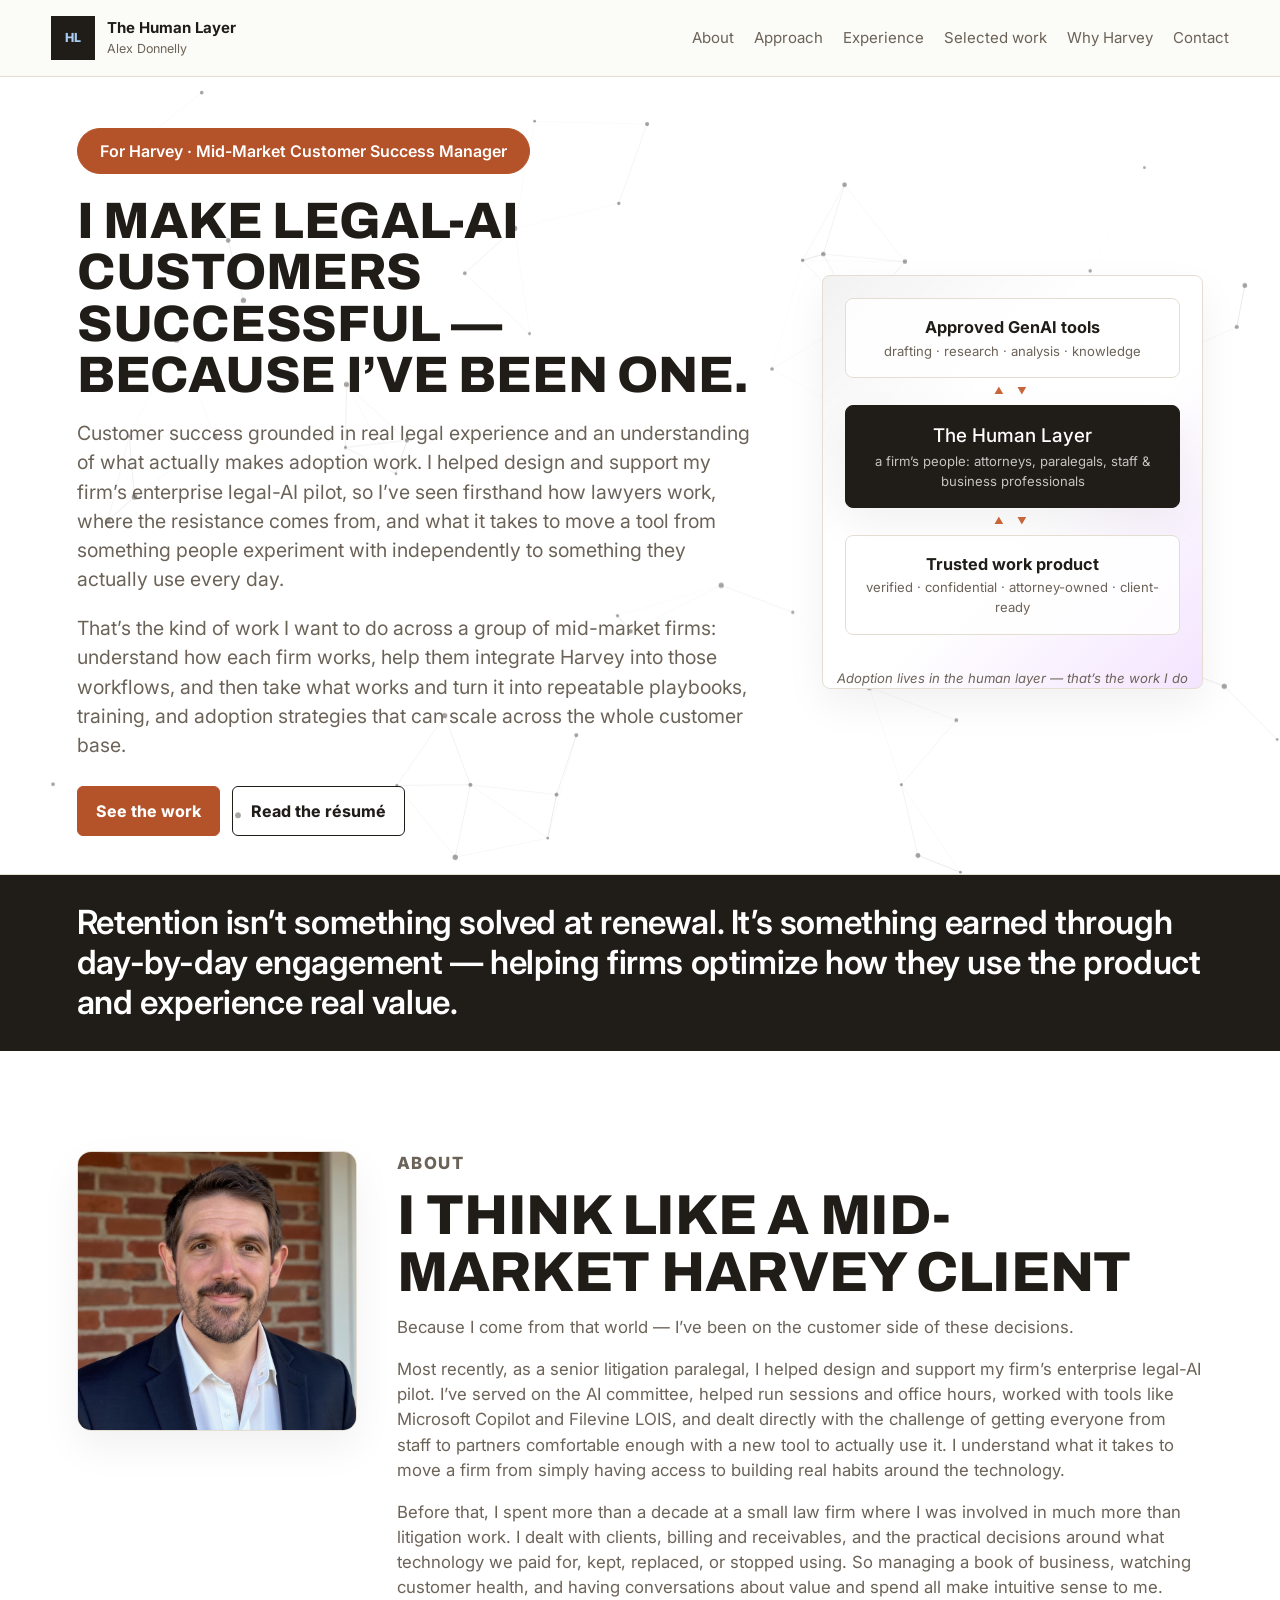
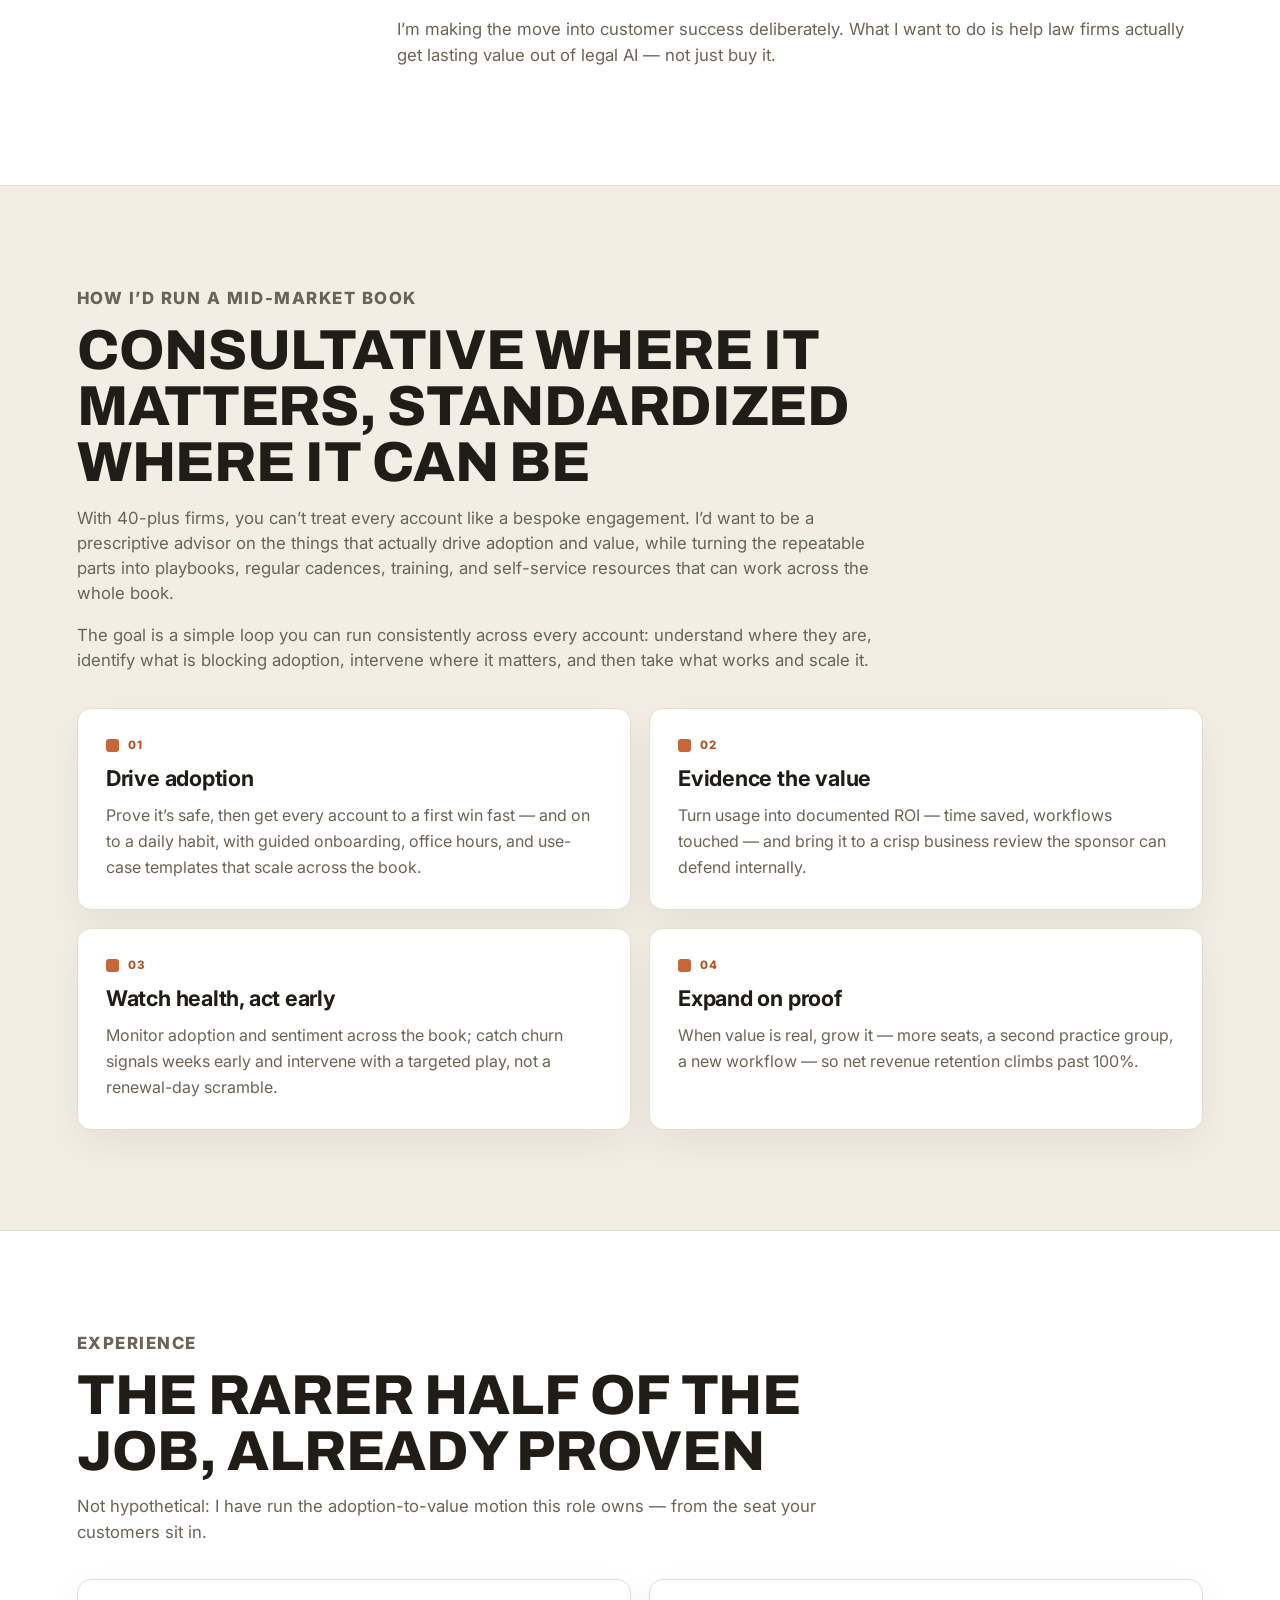
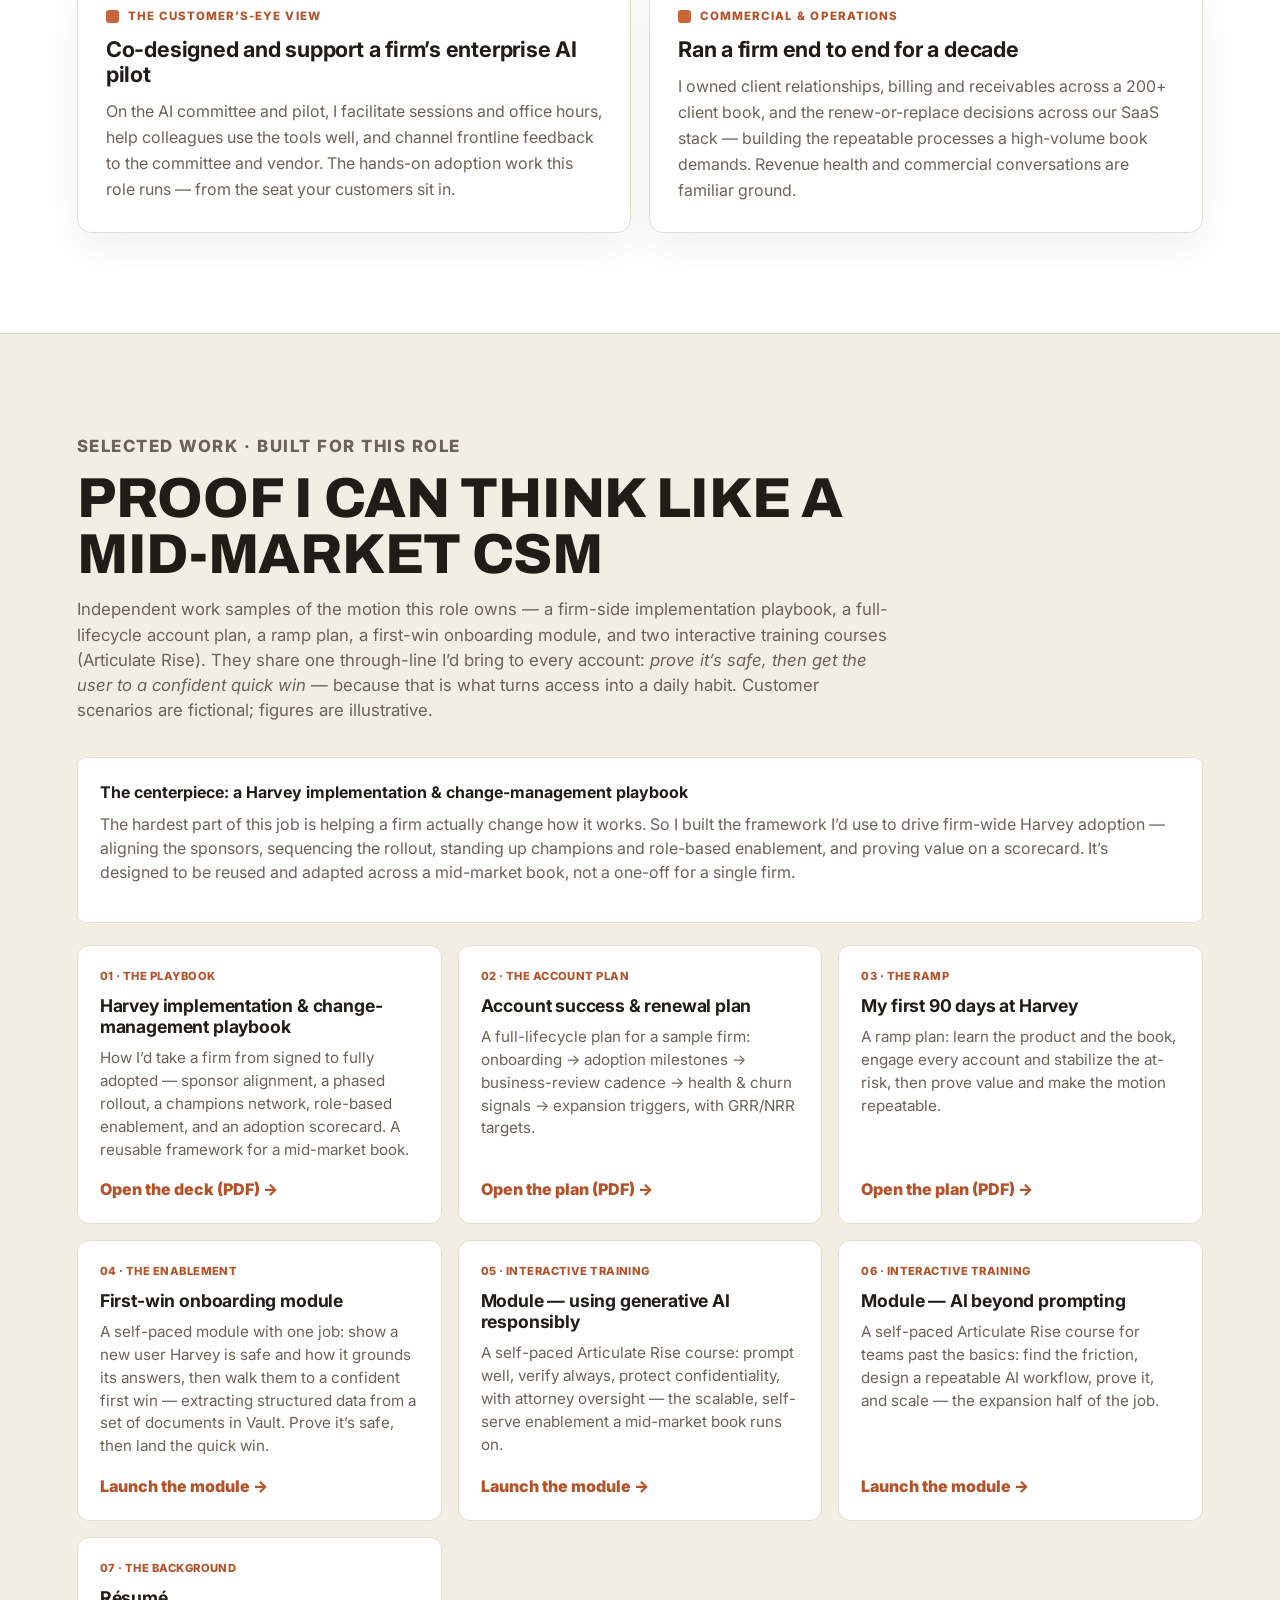
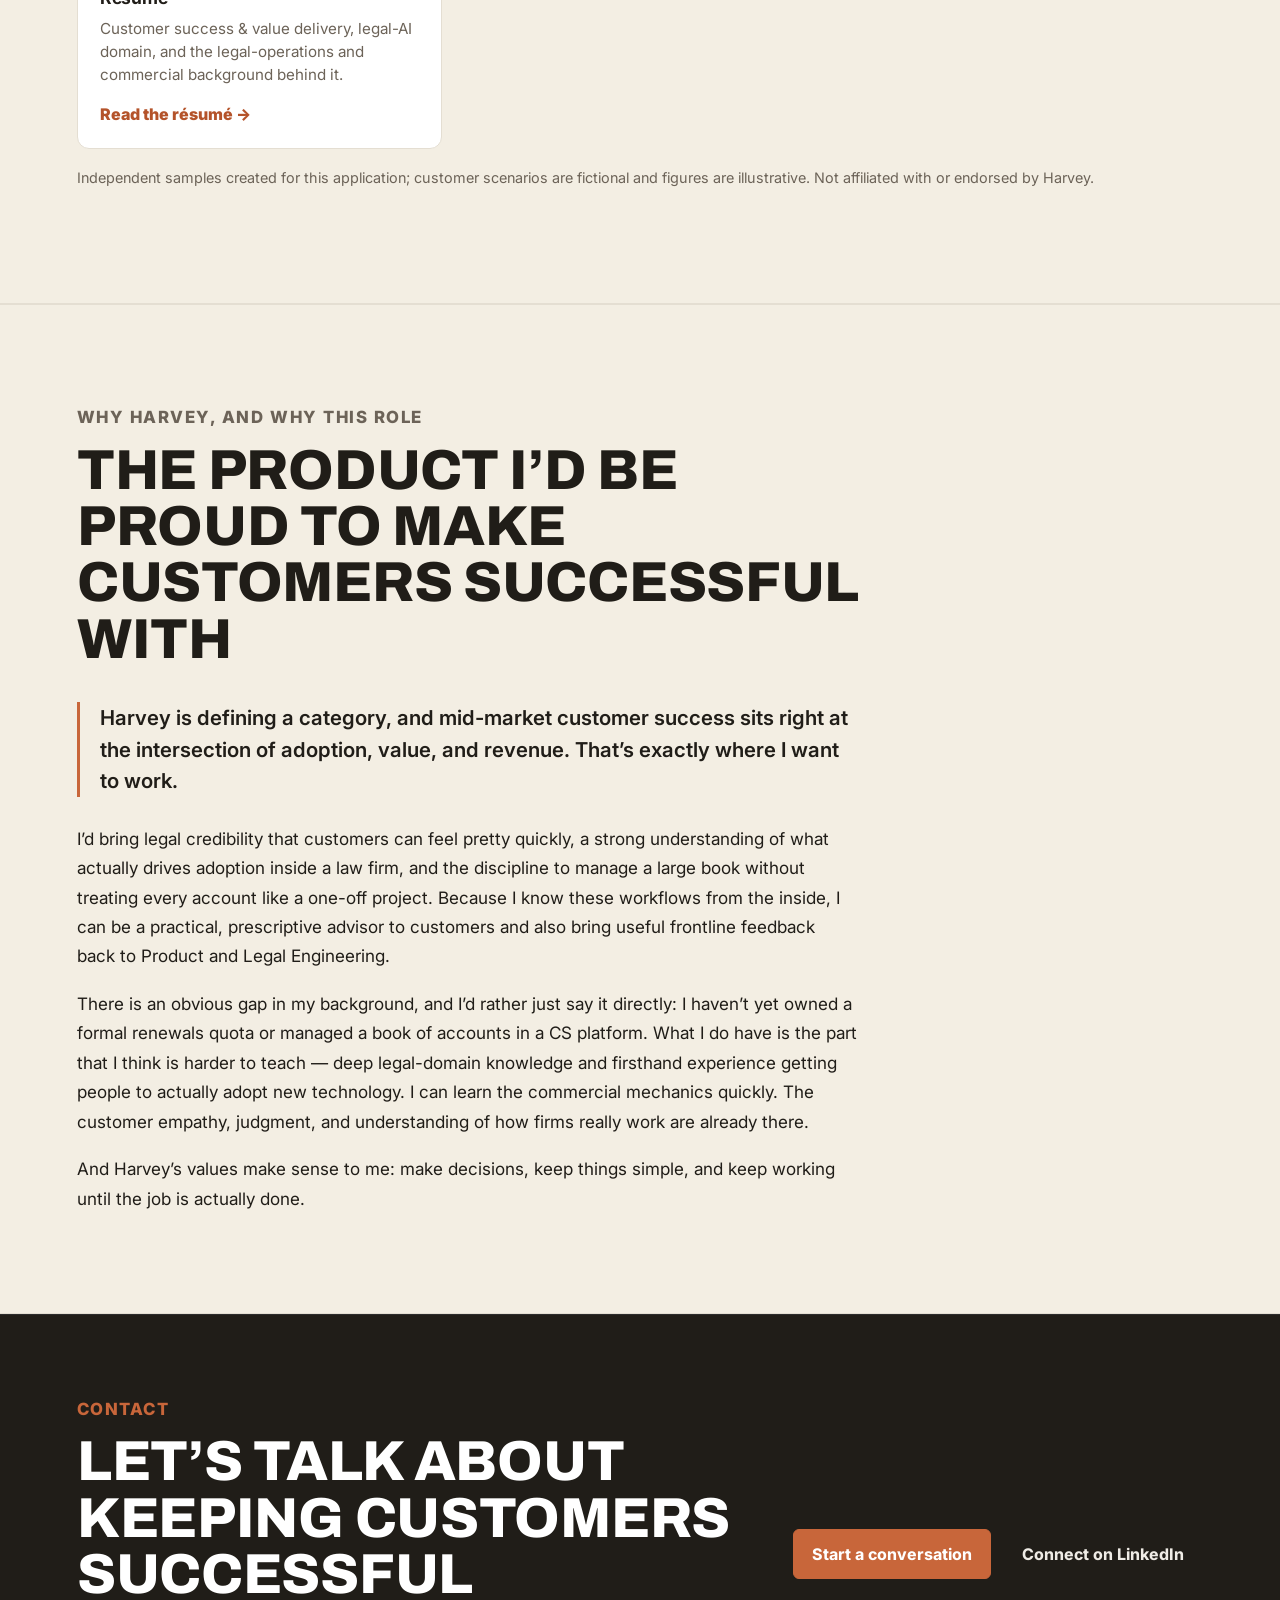
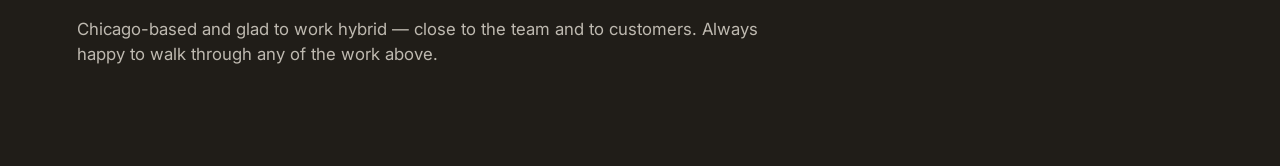
<file: index.html>
<!doctype html>
<html lang="en">
  <head>
    <meta charset="utf-8">
    <meta name="viewport" content="width=device-width, initial-scale=1">
    <title>The Human Layer | Alex Donnelly — Customer Success for Legal AI</title>
    <meta
      name="description"
      content="Customer success for legal AI: deep legal-domain fluency plus hands-on experience supporting firm-side AI adoption. Application portfolio for Harvey's Mid-Market Customer Success Manager role."
    >
    <link rel="icon" href="favicon.svg" type="image/svg+xml">
    <link rel="icon" href="favicon.png" sizes="48x48">
    <link rel="apple-touch-icon" href="apple-touch-icon.png">
    <link rel="preconnect" href="https://fonts.googleapis.com">
    <link rel="preconnect" href="https://fonts.gstatic.com" crossorigin>
    <link href="https://fonts.googleapis.com/css2?family=Archivo:wght@600;700;800&family=Inter:wght@400;500;600;700;800&display=swap" rel="stylesheet">
    <link rel="stylesheet" href="styles.css?v=1">
    <style>
      .why .prose { max-width: 780px; }
      .why .prose p { margin: 0 0 1.05em; color: var(--ink); font-size: 1.07rem; line-height: 1.72; }
      .why .prose p:last-child { margin-bottom: 0; }
      .why .prose p.lead { color: var(--ink); font-size: 1.28rem; line-height: 1.55; font-weight: 600; border-left: 3px solid var(--brand); padding-left: 20px; margin-bottom: 1.3em; }
      .hero { position: relative; overflow: hidden; }
      .hero > .hero-copy, .hero > .systems-panel { position: relative; z-index: 1; }
      #netbg { position: absolute; inset: 0; width: 100%; height: 100%; z-index: 0; pointer-events: none; }
      .loop-caption { text-align: center; font-size: 0.82rem; color: var(--muted); font-style: italic; margin: 12px 0 0; }
    </style>
  </head>
  <body>
    <header class="site-header">
      <a class="brand" href="#top" aria-label="The Human Layer home">
        <span class="brand-mark" aria-hidden="true">HL</span>
        <span>
          <strong>The Human Layer</strong>
          <small>Alex Donnelly</small>
        </span>
      </a>
      <nav class="nav" aria-label="Primary navigation">
        <a href="#about">About</a>
        <a href="#approach">Approach</a>
        <a href="#experience">Experience</a>
        <a href="#work">Selected work</a>
        <a href="#why">Why Harvey</a>
        <a href="#contact">Contact</a>
      </nav>
    </header>

    <main id="top">
      <section class="hero">
        <canvas id="netbg" aria-hidden="true"></canvas>
        <div class="hero-copy">
          <p class="eyebrow">For Harvey &middot; Mid-Market Customer Success Manager</p>
          <h1>I make legal-AI customers successful &mdash; because I&rsquo;ve been one.</h1>
          <p class="lede">
            Customer success grounded in real legal experience and an understanding of what actually makes adoption work. I helped design and support my firm&rsquo;s enterprise legal-AI pilot, so I&rsquo;ve seen firsthand how lawyers work, where the resistance comes from, and what it takes to move a tool from something people experiment with independently to something they actually use every day.
          </p>
          <p class="lede">
            That&rsquo;s the kind of work I want to do across a group of mid-market firms: understand how each firm works, help them integrate Harvey into those workflows, and then take what works and turn it into repeatable playbooks, training, and adoption strategies that can scale across the whole customer base.
          </p>
          <div class="hero-actions" aria-label="Primary actions">
            <a class="button primary" href="#work">See the work</a>
            <a class="button secondary" href="resume.html">Read the r&eacute;sum&eacute;</a>
          </div>
        </div>

        <aside class="systems-panel" aria-label="Diagram: approved AI becomes trusted work product through a firm&rsquo;s people, the human layer">
          <div class="stack">
            <div class="stack-layer">
              <strong>Approved GenAI tools</strong>
              <span>drafting &middot; research &middot; analysis &middot; knowledge</span>
            </div>
            <div class="stack-flow" aria-hidden="true">&#9650;&ensp;&#9660;</div>
            <div class="stack-layer human-layer">
              <strong>The Human Layer</strong>
              <span>a firm&rsquo;s people: attorneys, paralegals, staff &amp; business professionals</span>
            </div>
            <div class="stack-flow" aria-hidden="true">&#9650;&ensp;&#9660;</div>
            <div class="stack-layer">
              <strong>Trusted work product</strong>
              <span>verified &middot; confidential &middot; attorney-owned &middot; client-ready</span>
            </div>
          </div>
          <p class="loop-caption">Adoption lives in the human layer &mdash; that&rsquo;s the work I do</p>
        </aside>
      </section>

      <section class="thesis-band" aria-label="Positioning statement">
        <p>
          Retention isn&rsquo;t something solved at renewal. It&rsquo;s something earned through day-by-day engagement &mdash; helping firms optimize how they use the product and experience real value.
        </p>
      </section>

      <section id="about" class="section">
        <div class="about-layout">
          <img class="about-photo" src="headshot.jpg" alt="Portrait of Alex Donnelly" width="280" height="280" loading="lazy">
          <div class="section-heading about-copy">
            <p class="eyebrow">About</p>
            <h2>I think like a mid-market Harvey client</h2>
            <p>Because I come from that world &mdash; I&rsquo;ve been on the customer side of these decisions.</p>
            <p>
              Most recently, as a senior litigation paralegal, I helped design and support my firm&rsquo;s
              enterprise legal-AI pilot. I&rsquo;ve served on the AI committee, helped run sessions and office
              hours, worked with tools like Microsoft Copilot and Filevine LOIS, and dealt directly with the
              challenge of getting everyone from staff to partners comfortable enough with a new tool to
              actually use it. I understand what it takes to move a firm from simply having access to building
              real habits around the technology.
            </p>
            <p>
              Before that, I spent more than a decade at a small law firm where I was involved in much more
              than litigation work. I dealt with clients, billing and receivables, and the practical decisions
              around what technology we paid for, kept, replaced, or stopped using. So managing a book of
              business, watching customer health, and having conversations about value and spend all make
              intuitive sense to me.
            </p>
            <p>
              I&rsquo;m making the move into customer success deliberately. What I want to do is help law firms
              actually get lasting value out of legal AI &mdash; not just buy it.
            </p>
          </div>
        </div>
      </section>

      <section id="approach" class="section muted">
        <div class="section-heading">
          <p class="eyebrow">How I&rsquo;d run a mid-market book</p>
          <h2>Consultative where it matters, standardized where it can be</h2>
          <p>
            With 40-plus firms, you can&rsquo;t treat every account like a bespoke engagement. I&rsquo;d want to be a
            prescriptive advisor on the things that actually drive adoption and value, while turning the
            repeatable parts into playbooks, regular cadences, training, and self-service resources that can work
            across the whole book.
          </p>
          <p>
            The goal is a simple loop you can run consistently across every account: understand where they are,
            identify what is blocking adoption, intervene where it matters, and then take what works and scale it.
          </p>
        </div>
        <div class="exp-grid">
          <article class="exp-card">
            <span class="exp-kicker">01</span>
            <h3>Drive adoption</h3>
            <p>Prove it&rsquo;s safe, then get every account to a first win fast &mdash; and on to a daily habit,
            with guided onboarding, office hours, and use-case templates that scale across the book.</p>
          </article>
          <article class="exp-card">
            <span class="exp-kicker">02</span>
            <h3>Evidence the value</h3>
            <p>Turn usage into documented ROI &mdash; time saved, workflows touched &mdash; and bring it to a crisp
            business review the sponsor can defend internally.</p>
          </article>
          <article class="exp-card">
            <span class="exp-kicker">03</span>
            <h3>Watch health, act early</h3>
            <p>Monitor adoption and sentiment across the book; catch churn signals weeks early and intervene with a
            targeted play, not a renewal-day scramble.</p>
          </article>
          <article class="exp-card">
            <span class="exp-kicker">04</span>
            <h3>Expand on proof</h3>
            <p>When value is real, grow it &mdash; more seats, a second practice group, a new workflow &mdash; so
            net revenue retention climbs past 100%.</p>
          </article>
        </div>
      </section>

      <section id="experience" class="section">
        <div class="section-heading">
          <p class="eyebrow">Experience</p>
          <h2>The rarer half of the job, already proven</h2>
          <p>
            Not hypothetical: I have run the adoption-to-value motion this role owns &mdash; from the seat your
            customers sit in.
          </p>
        </div>
        <div class="exp-grid">
          <article class="exp-card">
            <span class="exp-kicker">The customer&rsquo;s-eye view</span>
            <h3>Co-designed and support a firm&rsquo;s enterprise AI pilot</h3>
            <p>
              On the AI committee and pilot, I facilitate sessions and office hours, help colleagues use the tools
              well, and channel frontline feedback to the committee and vendor. The
              hands-on adoption work this role runs &mdash; from the seat your customers sit in.
            </p>
          </article>
          <article class="exp-card">
            <span class="exp-kicker">Commercial &amp; operations</span>
            <h3>Ran a firm end to end for a decade</h3>
            <p>
              I owned client relationships, billing and receivables across a 200+ client book, and the
              renew-or-replace decisions across our SaaS stack &mdash; building the repeatable processes a
              high-volume book demands. Revenue health and commercial conversations are familiar ground.
            </p>
          </article>
        </div>
      </section>

      <section id="work" class="section muted">
        <div class="section-heading">
          <p class="eyebrow">Selected work &middot; built for this role</p>
          <h2>Proof I can think like a mid-market CSM</h2>
          <p>
            Independent work samples of the motion this role owns &mdash; a firm-side implementation playbook, a
            full-lifecycle account plan, a ramp plan, a first-win onboarding module, and two interactive training
            courses (Articulate Rise). They share one through-line
            I&rsquo;d bring to every account: <em>prove it&rsquo;s safe, then get the user to a confident quick
            win</em> &mdash; because that is what turns access into a daily habit. Customer scenarios are fictional;
            figures are illustrative.
          </p>
        </div>
        <div class="project-preview" role="note">
          <strong>The centerpiece: a Harvey implementation &amp; change-management playbook</strong>
          <p>
            The hardest part of this job is helping a firm actually change how it works. So I built the framework
            I&rsquo;d use to drive firm-wide Harvey adoption &mdash; aligning the sponsors, sequencing the
            rollout, standing up champions and role-based enablement, and proving value on a scorecard. It&rsquo;s
            designed to be reused and adapted across a mid-market book, not a one-off for a single firm.
          </p>
        </div>
        <div class="suite-block">
          <div class="suite-tiles">
            <a class="suite-tile" href="Harvey_Implementation_Playbook.pdf">
              <span class="suite-tag">01 &middot; The playbook</span>
              <h4>Harvey implementation &amp; change-management playbook</h4>
              <p>How I&rsquo;d take a firm from signed to fully adopted &mdash; sponsor alignment, a phased
              rollout, a champions network, role-based enablement, and an adoption scorecard. A reusable framework
              for a mid-market book.</p>
              <span class="suite-action">Open the deck (PDF) <span aria-hidden="true">&rarr;</span></span>
            </a>
            <a class="suite-tile" href="account-success-plan.pdf">
              <span class="suite-tag">02 &middot; The account plan</span>
              <h4>Account success &amp; renewal plan</h4>
              <p>A full-lifecycle plan for a sample firm: onboarding &rarr; adoption milestones &rarr; business-review
              cadence &rarr; health &amp; churn signals &rarr; expansion triggers, with GRR/NRR targets.</p>
              <span class="suite-action">Open the plan (PDF) <span aria-hidden="true">&rarr;</span></span>
            </a>
            <a class="suite-tile" href="first-90-days.pdf">
              <span class="suite-tag">03 &middot; The ramp</span>
              <h4>My first 90 days at Harvey</h4>
              <p>A ramp plan: learn the product and the book, engage every account and stabilize the at-risk, then
              prove value and make the motion repeatable.</p>
              <span class="suite-action">Open the plan (PDF) <span aria-hidden="true">&rarr;</span></span>
            </a>
            <a class="suite-tile" href="onboarding-module.html">
              <span class="suite-tag">04 &middot; The enablement</span>
              <h4>First-win onboarding module</h4>
              <p>A self-paced module with one job: show a new user Harvey is safe and how it grounds its answers,
              then walk them to a confident first win &mdash; extracting structured data from a set of documents in
              Vault. Prove it&rsquo;s safe, then land the quick win.</p>
              <span class="suite-action">Launch the module <span aria-hidden="true">&rarr;</span></span>
            </a>
            <a class="suite-tile" href="training-module.html">
              <span class="suite-tag">05 &middot; Interactive training</span>
              <h4>Module &mdash; using generative AI responsibly</h4>
              <p>A self-paced Articulate Rise course: prompt well, verify always, protect confidentiality, with
              attorney oversight &mdash; the scalable, self-serve enablement a mid-market book runs on.</p>
              <span class="suite-action">Launch the module <span aria-hidden="true">&rarr;</span></span>
            </a>
            <a class="suite-tile" href="midprocess-module.html">
              <span class="suite-tag">06 &middot; Interactive training</span>
              <h4>Module &mdash; AI beyond prompting</h4>
              <p>A self-paced Articulate Rise course for teams past the basics: find the friction, design a
              repeatable AI workflow, prove it, and scale &mdash; the expansion half of the job.</p>
              <span class="suite-action">Launch the module <span aria-hidden="true">&rarr;</span></span>
            </a>
            <a class="suite-tile" href="resume.html">
              <span class="suite-tag">07 &middot; The background</span>
              <h4>R&eacute;sum&eacute;</h4>
              <p>Customer success &amp; value delivery, legal-AI domain, and the legal-operations and commercial
              background behind it.</p>
              <span class="suite-action">Read the r&eacute;sum&eacute; <span aria-hidden="true">&rarr;</span></span>
            </a>
          </div>
          <p class="suite-footnote">
            Independent samples created for this application; customer scenarios are fictional and figures are
            illustrative. Not affiliated with or endorsed by Harvey.
          </p>
        </div>
      </section>

      <section id="why" class="section muted why">
        <div class="section-heading">
          <p class="eyebrow">Why Harvey, and why this role</p>
          <h2>The product I&rsquo;d be proud to make customers successful with</h2>
        </div>
        <div class="prose">
          <p class="lead">
            Harvey is defining a category, and mid-market customer success sits right at the intersection of
            adoption, value, and revenue. That&rsquo;s exactly where I want to work.
          </p>
          <p>
            I&rsquo;d bring legal credibility that customers can feel pretty quickly, a strong understanding of what
            actually drives adoption inside a law firm, and the discipline to manage a large book without treating
            every account like a one-off project. Because I know these workflows from the inside, I can be a
            practical, prescriptive advisor to customers and also bring useful frontline feedback back to Product
            and Legal Engineering.
          </p>
          <p>
            There is an obvious gap in my background, and I&rsquo;d rather just say it directly: I haven&rsquo;t yet
            owned a formal renewals quota or managed a book of accounts in a CS platform. What I do have is the part
            that I think is harder to teach &mdash; deep legal-domain knowledge and firsthand experience getting
            people to actually adopt new technology. I can learn the commercial mechanics quickly. The customer
            empathy, judgment, and understanding of how firms really work are already there.
          </p>
          <p>
            And Harvey&rsquo;s values make sense to me: make decisions, keep things simple, and keep working until
            the job is actually done.
          </p>
        </div>
      </section>

      <section id="contact" class="contact-section">
        <div>
          <p class="eyebrow">Contact</p>
          <h2>Let&rsquo;s talk about keeping customers successful</h2>
          <p>
            Chicago-based and glad to work hybrid &mdash; close to the team and to customers. Always happy to walk
            through any of the work above.
          </p>
        </div>
        <div class="hero-actions">
          <a class="button primary" href="mailto:a.james.donnelly@gmail.com">Start a conversation</a>
          <a class="button secondary" href="https://www.linkedin.com/in/alexjdonnelly">Connect on LinkedIn</a>
        </div>
      </section>
    </main>

    <script>
      /* Subtle constellation network behind the hero — warm node motif */
      (function () {
        var c = document.getElementById('netbg');
        if (!c || !c.getContext) return;
        var ctx = c.getContext('2d');
        var hero = c.parentElement;
        var reduce = window.matchMedia && window.matchMedia('(prefers-reduced-motion: reduce)').matches;
        var DPR = Math.min(window.devicePixelRatio || 1, 2);
        var W = 0, H = 0, nodes = [], mouse = { x: -9999, y: -9999 }, raf = 0;
        var LINK = 132, MLINK = 175;

        function build() {
          var count = Math.round(Math.min(72, Math.max(26, (W * H) / 17000)));
          nodes = [];
          for (var i = 0; i < count; i++) {
            nodes.push({
              x: Math.random() * W, y: Math.random() * H,
              vx: (Math.random() - 0.5) * 0.26, vy: (Math.random() - 0.5) * 0.26,
              r: 1.2 + Math.random() * 1.7
            });
          }
        }
        function size() {
          var r = hero.getBoundingClientRect();
          W = r.width; H = r.height;
          c.width = W * DPR; c.height = H * DPR;
          ctx.setTransform(DPR, 0, 0, DPR, 0, 0);
          build();
        }
        function frame() {
          ctx.clearRect(0, 0, W, H);
          var i, j, n, a, b, dx, dy, d, al;
          for (i = 0; i < nodes.length; i++) {
            n = nodes[i]; n.x += n.vx; n.y += n.vy;
            if (n.x < 0 || n.x > W) n.vx *= -1;
            if (n.y < 0 || n.y > H) n.vy *= -1;
          }
          for (i = 0; i < nodes.length; i++) {
            for (j = i + 1; j < nodes.length; j++) {
              a = nodes[i]; b = nodes[j]; dx = a.x - b.x; dy = a.y - b.y; d = Math.sqrt(dx * dx + dy * dy);
              if (d < LINK) {
                al = (1 - d / LINK) * 0.13;
                ctx.strokeStyle = 'rgba(32,29,24,' + al + ')'; ctx.lineWidth = 1;
                ctx.beginPath(); ctx.moveTo(a.x, a.y); ctx.lineTo(b.x, b.y); ctx.stroke();
              }
            }
          }
          for (i = 0; i < nodes.length; i++) {
            n = nodes[i]; dx = n.x - mouse.x; dy = n.y - mouse.y; d = Math.sqrt(dx * dx + dy * dy);
            if (d < MLINK) {
              al = (1 - d / MLINK) * 0.5;
              ctx.strokeStyle = 'rgba(200,102,58,' + al + ')'; ctx.lineWidth = 1.1;
              ctx.beginPath(); ctx.moveTo(n.x, n.y); ctx.lineTo(mouse.x, mouse.y); ctx.stroke();
            }
          }
          for (i = 0; i < nodes.length; i++) {
            n = nodes[i];
            ctx.fillStyle = 'rgba(32,29,24,0.40)';
            ctx.beginPath(); ctx.arc(n.x, n.y, n.r, 0, 6.2832); ctx.fill();
          }
          if (!reduce) raf = requestAnimationFrame(frame);
        }
        window.addEventListener('resize', function () { cancelAnimationFrame(raf); size(); if (!reduce) frame(); });
        window.addEventListener('mousemove', function (e) {
          var r = c.getBoundingClientRect(); mouse.x = e.clientX - r.left; mouse.y = e.clientY - r.top;
        });
        window.addEventListener('mouseleave', function () { mouse.x = -9999; mouse.y = -9999; });
        size();
        frame();
      })();
    </script>
  </body>
</html>
</file>
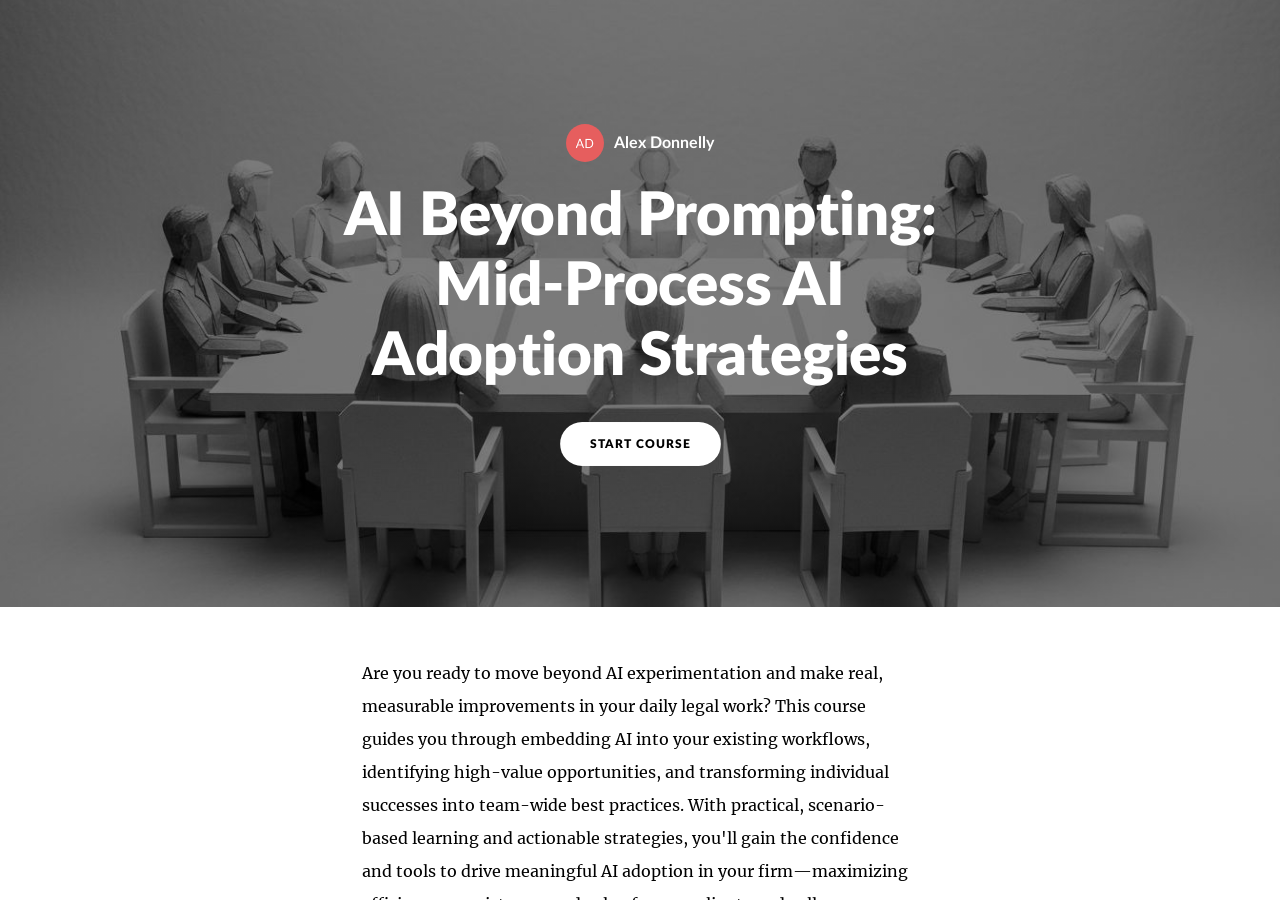
<file: midprocess-module/index.html>
<!doctype html>
<!-- 
course package version: f6tBMJGq
rise_frontend sha: 4714d977c50c195e0603819e446b20d4f85f9704
learn_distribution_frontend sha: b39f14ee48d5047c214349718046e10a677ec56f
mondrian sha: fb1e720b8e4c570646aae409d21c2a2ac98f7e51
sandbox sha: 42753f3391b109fa3788c525c22880445ab48325
 -->
<html lang="en">
  <head>
    <meta charset="utf-8">
    <meta name="viewport" content="width=device-width,initial-scale=1">
    <title>AI Beyond Prompting: Mid-Process AI Adoption Strategies</title>
    
    <script type="application/json" id="__CONFIG__">
      {"remoteManifest":{"learn_distribution_frontend":{".js":["learn_dist/entry.js"]},"mondrian":{".js":["mondrian/entry.js"]}},"assetTargetPrefixes":{"media":"assets","font":"lib/fonts"}}
    </script>
    
    <script src="lib/dist/c45a9871.js"></script>
  </head>
  <body>
    <div id="app"></div>
    
      <script src="lib/rise/418e9752.js"></script>
    
  </body>
</html>
</file>
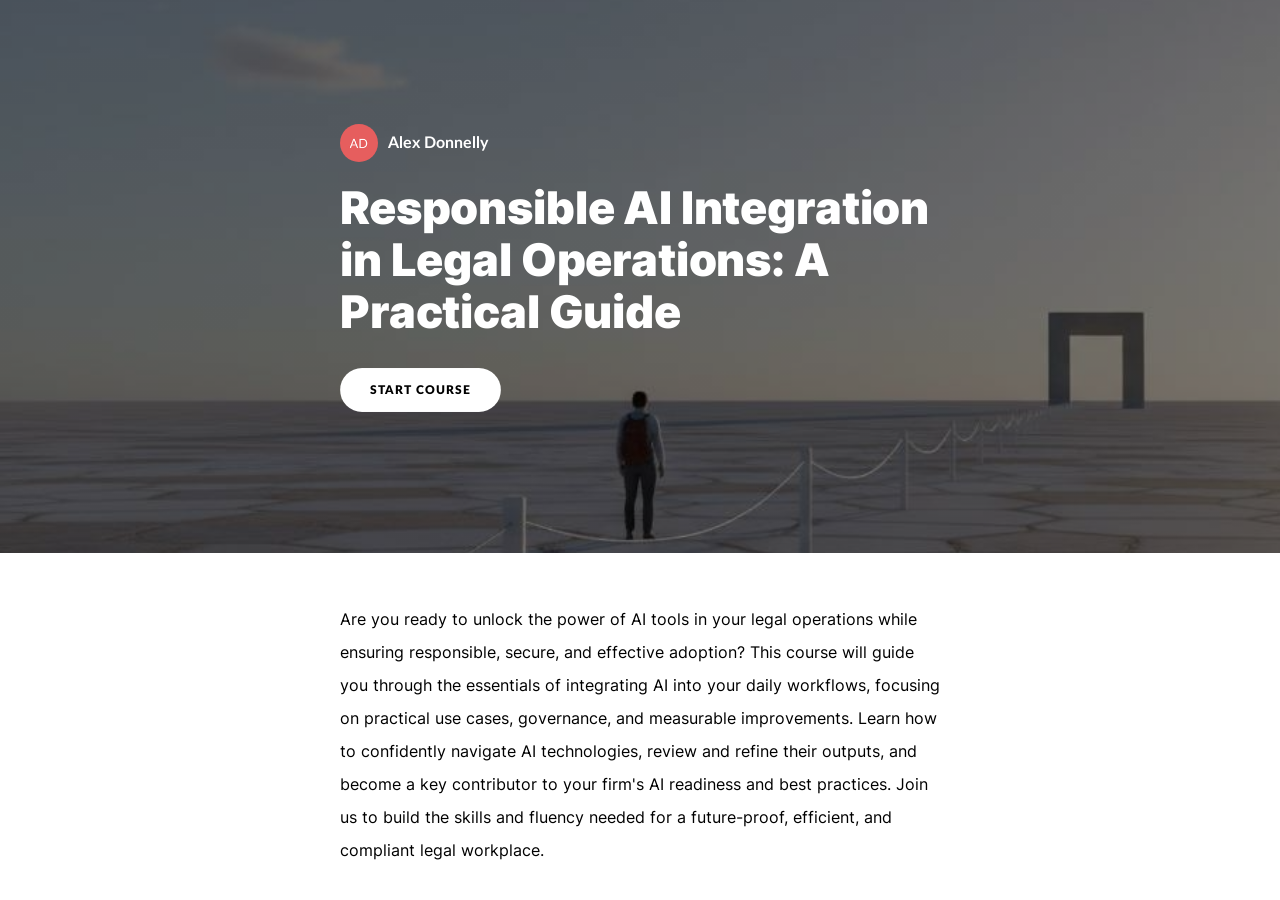
<file: training-module/index.html>
<!doctype html>
<!-- 
course package version: W77TrR9Z
rise_frontend sha: 35da8bfa7c31a659cd830facfde0ccdc5901b581
learn_distribution_frontend sha: 3cc01a2801faab66e9c0d2994afec237bb448c2e
mondrian sha: 081720ddd6843cb52c3332f7a90efa62bcc469b3
sandbox sha: 42753f3391b109fa3788c525c22880445ab48325
 -->
<html lang="en">
  <head>
    <meta charset="utf-8">
    <meta name="viewport" content="width=device-width,initial-scale=1">
    <title>Responsible AI Integration in Legal Operations: A Practical Guide</title>
    
    <script type="application/json" id="__CONFIG__">
      {"remoteManifest":{"learn_distribution_frontend":{".js":["learn_dist/entry.js"]},"mondrian":{".js":["mondrian/entry.js"]}},"assetTargetPrefixes":{"media":"assets","font":"lib/fonts"}}
    </script>
    
    <script src="lib/dist/6915d1e9.js"></script>
  </head>
  <body>
    <div id="app"></div>
    
      <script src="lib/rise/0e7c42eb.js"></script>
    
  </body>
</html>
</file>
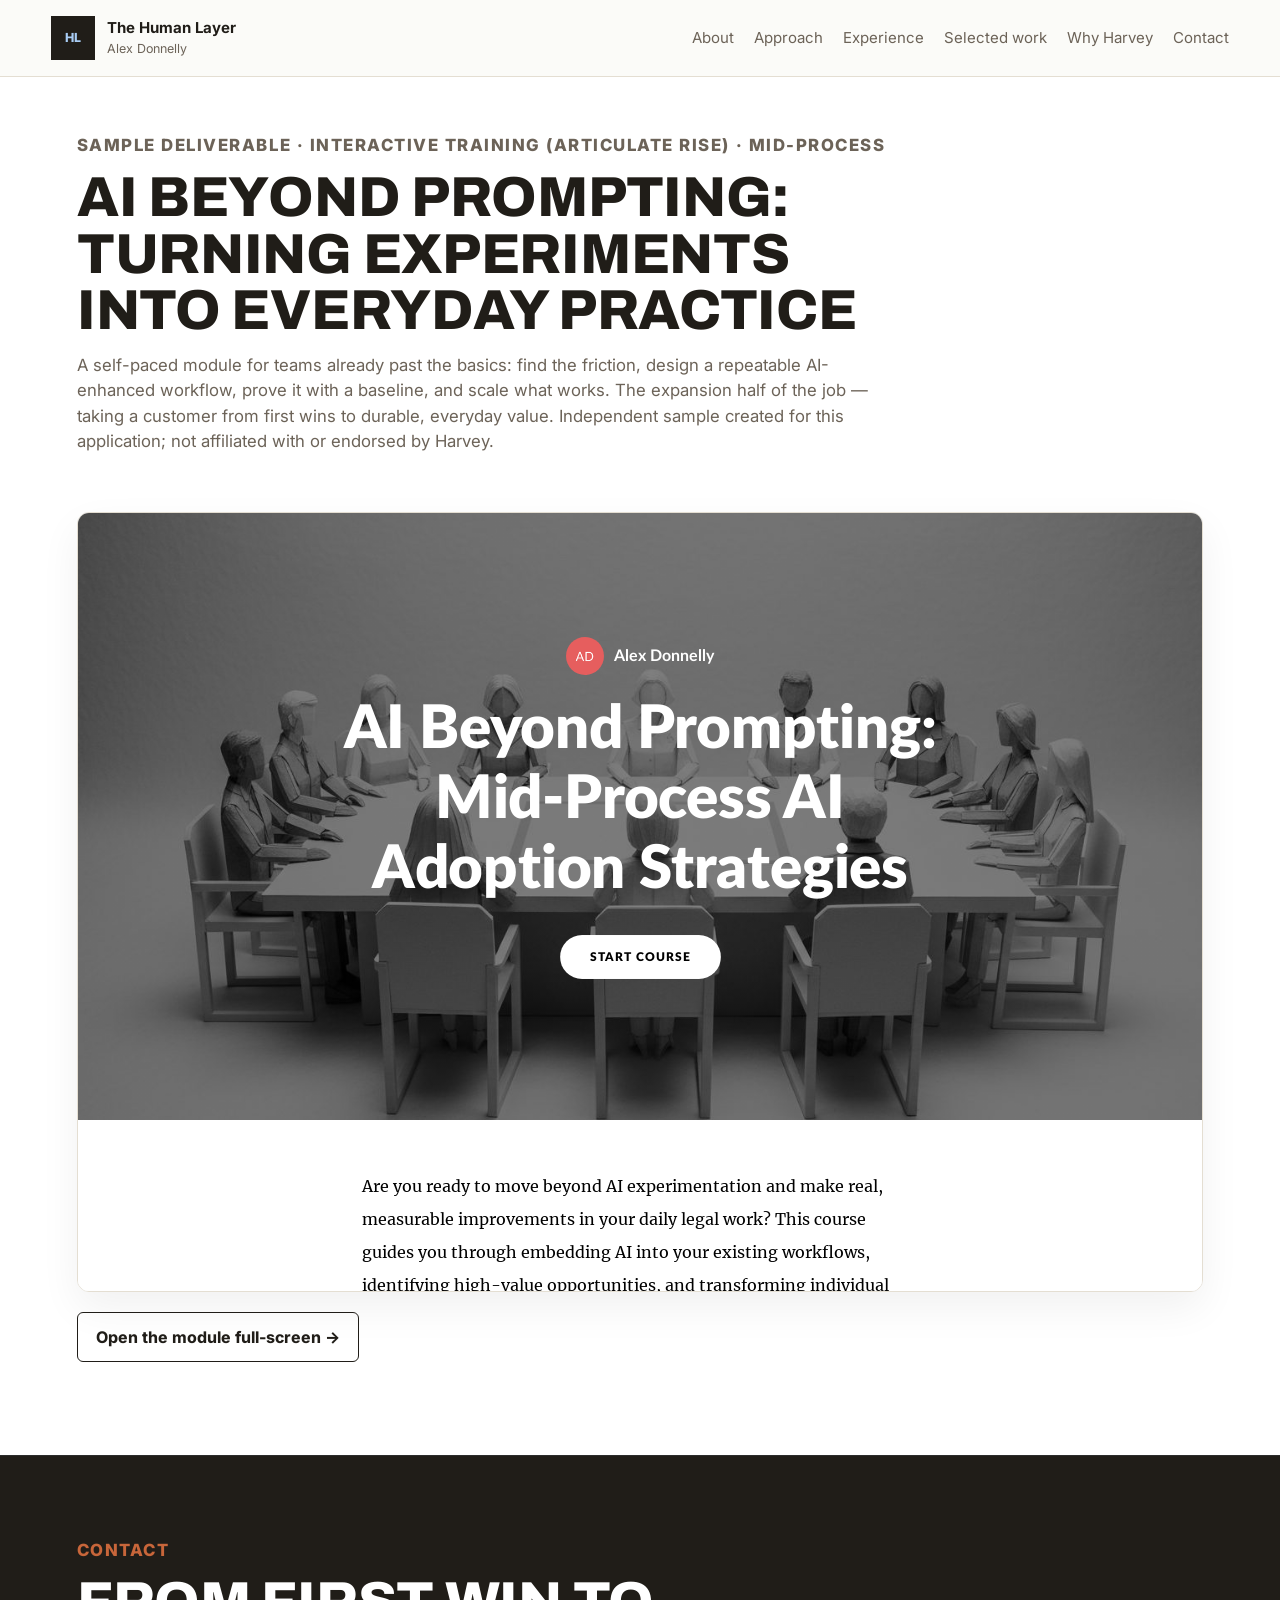
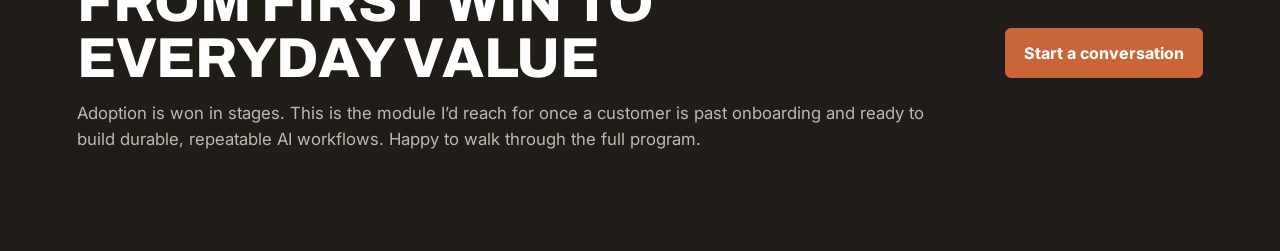
<file: midprocess-module.html>
<!doctype html>
<html lang="en">
  <head>
    <meta charset="utf-8">
    <meta name="viewport" content="width=device-width, initial-scale=1">
    <title>Interactive Module: AI Beyond Prompting | Alex Donnelly</title>
    <meta
      name="description"
      content="An interactive training module (Articulate Rise) on turning AI experiments into everyday practice: find the friction, design a repeatable workflow, prove it, and scale. Sample built for the Harvey Mid-Market CSM application."
    >
    <link rel="icon" href="favicon.svg" type="image/svg+xml">
    <link rel="icon" href="favicon.png" sizes="48x48">
    <link rel="apple-touch-icon" href="apple-touch-icon.png">
    <link rel="preconnect" href="https://fonts.googleapis.com">
    <link rel="preconnect" href="https://fonts.gstatic.com" crossorigin>
    <link href="https://fonts.googleapis.com/css2?family=Archivo:wght@600;700;800&family=Inter:wght@400;500;600;700;800&display=swap" rel="stylesheet">
    <link rel="stylesheet" href="styles.css?v=1">
    <style>
      .course-intro { padding: clamp(32px, 5vw, 56px) clamp(18px, 6vw, 80px) 8px; }
      .course-frame-wrap { padding: 16px clamp(18px, 6vw, 80px) clamp(40px, 6vw, 80px); }
      .course-frame {
        width: 100%;
        height: calc(100svh - 120px);
        min-height: 560px;
        border: 1px solid var(--line);
        border-radius: 12px;
        box-shadow: var(--shadow);
        background: var(--white);
      }
      .course-fallback {
        display: grid; gap: 8px; padding: 28px;
        border: 1px dashed var(--line); border-radius: 12px;
        background: var(--soft); color: var(--muted);
      }
    </style>
  </head>
  <body>
    <header class="site-header">
      <a class="brand" href="index.html" aria-label="The Human Layer home">
        <span class="brand-mark" aria-hidden="true">HL</span>
        <span>
          <strong>The Human Layer</strong>
          <small>Alex Donnelly</small>
        </span>
      </a>
      <nav class="nav" aria-label="Primary navigation">
        <a href="index.html#about">About</a>
        <a href="index.html#approach">Approach</a>
        <a href="index.html#experience">Experience</a>
        <a href="index.html#work">Selected work</a>
        <a href="index.html#why">Why Harvey</a>
        <a href="index.html#contact">Contact</a>
      </nav>
    </header>

    <main id="top">
      <section class="course-intro">
        <div class="section-heading">
          <p class="eyebrow">Sample deliverable &middot; Interactive training (Articulate Rise) &middot; Mid-process</p>
          <h2>AI beyond prompting: turning experiments into everyday practice</h2>
          <p>
            A self-paced module for teams already past the basics: find the friction, design a repeatable
            AI-enhanced workflow, prove it with a baseline, and scale what works. The expansion half of the
            job &mdash; taking a customer from first wins to durable, everyday value. Independent sample created
            for this application; not affiliated with or endorsed by Harvey.
          </p>
        </div>
      </section>

      <section class="course-frame-wrap">
        <iframe
          class="course-frame"
          src="midprocess-module/index.html"
          title="Interactive module: AI beyond prompting"
          allowfullscreen
          loading="lazy"
        ></iframe>
        <noscript>
          <div class="course-fallback">
            <strong>This module needs JavaScript.</strong>
            <span>Enable JavaScript, or <a href="midprocess-module/index.html">open the module in a new tab</a>.</span>
          </div>
        </noscript>
        <p style="margin-top:14px">
          <a class="button secondary" href="midprocess-module/index.html">Open the module full-screen &rarr;</a>
        </p>
      </section>

      <section class="contact-section">
        <div>
          <p class="eyebrow">Contact</p>
          <h2>From first win to everyday value</h2>
          <p>
            Adoption is won in stages. This is the module I&rsquo;d reach for once a customer is past onboarding
            and ready to build durable, repeatable AI workflows. Happy to walk through the full program.
          </p>
        </div>
        <a class="button primary" href="mailto:a.james.donnelly@gmail.com">Start a conversation</a>
      </section>
    </main>
  </body>
</html>
</file>
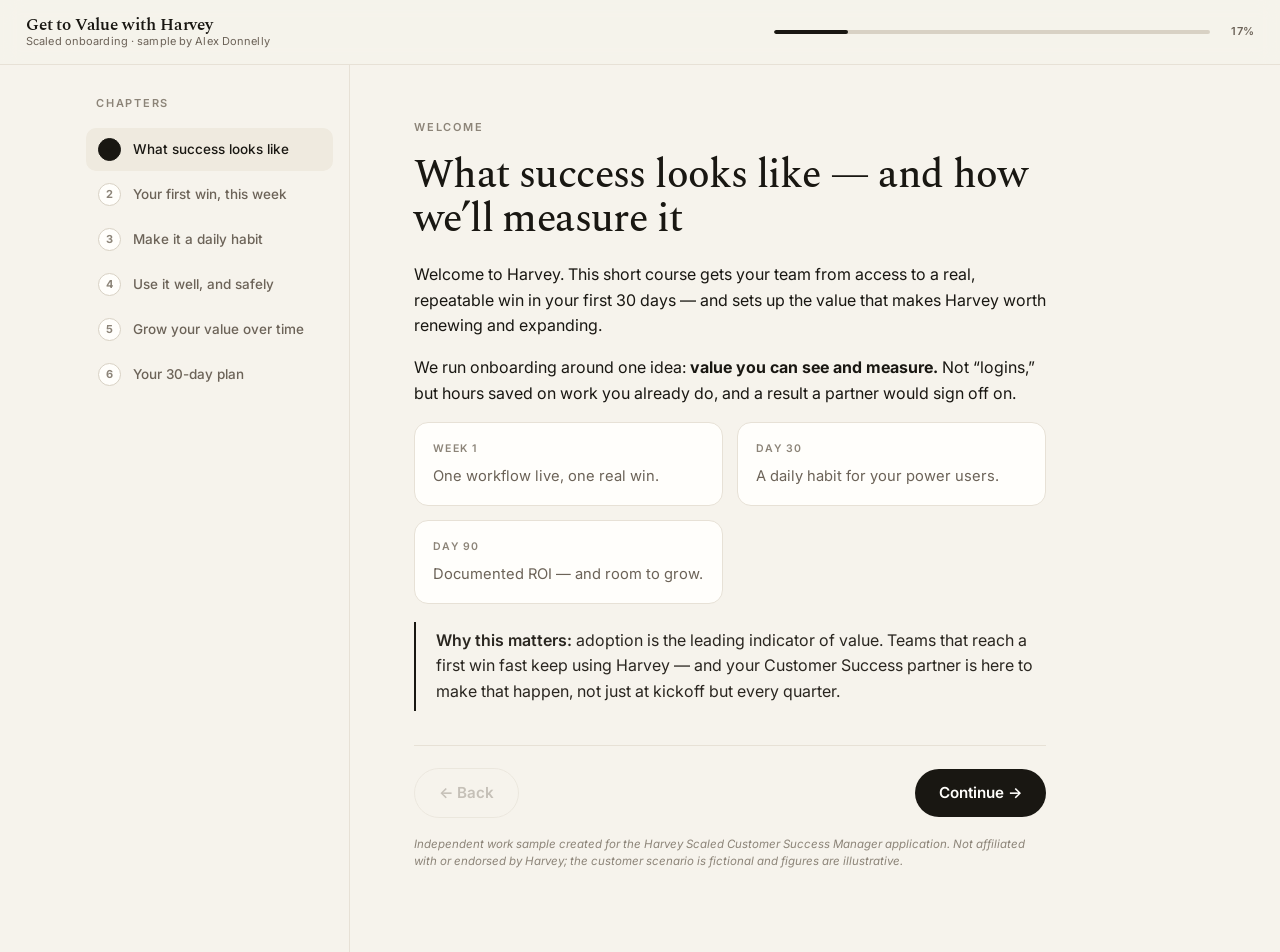
<file: onboarding-module.html>
<!doctype html>
<html lang="en">
<head>
<meta charset="utf-8">
<meta name="viewport" content="width=device-width, initial-scale=1">
<title>Get to Value with Harvey — Scaled Onboarding (sample) | Alex Donnelly</title>
<link rel="preconnect" href="https://fonts.googleapis.com">
<link rel="preconnect" href="https://fonts.gstatic.com" crossorigin>
<link href="https://fonts.googleapis.com/css2?family=Spectral:wght@400;500;600&family=Inter:wght@400;500;600;700&display=swap" rel="stylesheet">
<style>
  :root{
    --ink:#191712; --muted:#6c6358; --faint:#8c8478; --line:#e7e1d6; --line-2:#d8d1c4;
    --bg:#f6f3ec; --paper:#fffefb; --tint:#efeadf; --accent:#191712;
    --green:#3a6b3f; --green-bg:#eaf1e9; --red:#9a3b34; --red-bg:#f6eae8;
    --serif:'Spectral',Georgia,'Times New Roman',serif;
    --sans:'Inter',ui-sans-serif,system-ui,-apple-system,"Segoe UI",Arial,sans-serif;
  }
  *{box-sizing:border-box}
  html,body{margin:0;padding:0;background:var(--bg);color:var(--ink);font-family:var(--sans);line-height:1.6;
    -webkit-font-smoothing:antialiased}
  a{color:var(--ink)}
  .topbar{position:sticky;top:0;z-index:20;display:flex;align-items:center;gap:16px;
    padding:15px 26px;background:rgba(246,243,236,.9);backdrop-filter:blur(10px);border-bottom:1px solid var(--line)}
  .brand{display:flex;flex-direction:column;line-height:1.2}
  .brand strong{font-family:var(--serif);font-size:17px;font-weight:600;letter-spacing:-.01em}
  .brand small{font-size:11px;color:var(--muted);letter-spacing:.01em}
  .progress-wrap{flex:1;display:flex;align-items:center;gap:12px;max-width:480px;margin-left:auto}
  .progress-track{flex:1;height:4px;border-radius:99px;background:var(--line-2);overflow:hidden}
  .progress-bar{height:100%;width:0;background:var(--ink);border-radius:99px;transition:width .35s ease}
  .progress-pct{font-size:11px;font-weight:600;color:var(--muted);min-width:32px;text-align:right;letter-spacing:.02em}
  .shell{display:grid;grid-template-columns:280px 1fr;max-width:1140px;margin:0 auto;min-height:calc(100vh - 58px)}
  .sidebar{padding:30px 16px;border-right:1px solid var(--line)}
  .sidebar h2{font-size:11px;letter-spacing:.16em;text-transform:uppercase;color:var(--faint);margin:0 0 16px 10px;font-weight:600}
  .toc{list-style:none;margin:0;padding:0}
  .toc li{margin:0 0 2px}
  .toc button{display:flex;gap:12px;align-items:flex-start;width:100%;text-align:left;border:0;background:none;
    padding:10px 12px;border-radius:10px;cursor:pointer;font:inherit;color:var(--muted);transition:background .15s,color .15s}
  .toc button:hover{background:var(--tint);color:var(--ink)}
  .toc button.active{background:var(--tint);color:var(--ink)}
  .toc .num{flex:none;width:23px;height:23px;border-radius:50%;border:1px solid var(--line-2);
    display:grid;place-items:center;font-size:11px;font-weight:700;color:var(--faint);background:var(--paper)}
  .toc button.active .num{border-color:var(--ink);color:var(--ink)}
  .toc .num.done{background:var(--ink);border-color:var(--ink);color:var(--paper)}
  .toc .t{font-size:13.5px;font-weight:500;padding-top:2px;line-height:1.35}
  .main{padding:48px clamp(20px,5vw,72px) 70px;max-width:760px}
  .pill{display:inline-block;font-size:11px;font-weight:600;letter-spacing:.16em;text-transform:uppercase;
    color:var(--faint);margin-bottom:18px}
  h1.lesson{font-family:var(--serif);font-weight:500;font-size:clamp(1.7rem,3.4vw,2.5rem);line-height:1.1;
    margin:0 0 20px;letter-spacing:-.015em}
  .lesson p{font-size:1.05rem;margin:0 0 16px;color:#2a2620}
  .lesson ul{margin:0 0 16px;padding-left:20px}.lesson li{margin:0 0 9px;color:#2a2620}
  .card{background:var(--paper);border:1px solid var(--line);border-radius:14px;padding:22px 24px;margin:0 0 16px}
  .card h3{font-family:var(--serif);font-weight:600;margin:0 0 8px;font-size:1.15rem}
  .grid{display:grid;grid-template-columns:repeat(auto-fit,minmax(210px,1fr));gap:14px;margin:4px 0 18px}
  .mini{background:var(--paper);border:1px solid var(--line);border-radius:14px;padding:18px}
  .mini .k{font-size:10.5px;font-weight:600;letter-spacing:.12em;text-transform:uppercase;color:var(--faint);margin-bottom:7px}
  .mini p{font-size:.92rem;margin:0;color:var(--muted);line-height:1.5}
  .callout{border-left:2px solid var(--ink);padding:6px 0 6px 20px;margin:6px 0 18px;color:#2a2620}
  .callout strong{font-weight:600}
  .quiz{border-top:1px solid var(--line);margin:26px 0 4px;padding:24px 0 4px}
  .quiz .qk{font-size:10.5px;letter-spacing:.16em;text-transform:uppercase;color:var(--faint);font-weight:600;margin:0 0 8px}
  .quiz .q{font-family:var(--serif);font-size:1.2rem;font-weight:500;margin:0 0 16px}
  .opt{display:block;width:100%;text-align:left;border:1px solid var(--line-2);background:var(--paper);border-radius:11px;
    padding:13px 16px;margin:0 0 10px;cursor:pointer;font:inherit;font-size:.97rem;transition:border-color .15s,background .15s}
  .opt:hover{border-color:var(--ink)}
  .opt.correct{border-color:var(--green);background:var(--green-bg)}
  .opt.wrong{border-color:var(--red);background:var(--red-bg)}
  .opt[disabled]{cursor:default}
  .feedback{font-size:.94rem;margin:10px 2px 0;display:none;line-height:1.5}
  .feedback.show{display:block}
  .feedback.ok{color:var(--green)}.feedback.no{color:var(--red)}
  .navrow{display:flex;justify-content:space-between;align-items:center;gap:12px;margin-top:34px;
    border-top:1px solid var(--line);padding-top:22px}
  .btn{border:0;border-radius:99px;padding:12px 24px;font:inherit;font-weight:600;font-size:.95rem;cursor:pointer;
    transition:opacity .15s,background .15s}
  .btn.primary{background:var(--ink);color:var(--paper)}.btn.primary:hover{opacity:.88}
  .btn.ghost{background:none;color:var(--muted);border:1px solid var(--line-2)}.btn.ghost:hover{color:var(--ink);border-color:var(--ink)}
  .btn:disabled{opacity:.35;cursor:default}
  .disc{font-size:11.5px;color:var(--faint);font-style:italic;margin-top:18px;line-height:1.5}
  .checklist{list-style:none;padding:0;margin:0 0 16px}
  .checklist li{display:flex;gap:12px;align-items:flex-start;padding:11px 0;border-bottom:1px solid var(--line);color:#2a2620}
  .checklist .b{flex:none;width:17px;height:17px;border:1.5px solid var(--ink);border-radius:5px;margin-top:3px}
  .done-screen{text-align:center;padding:14px 0 4px}
  .done-badge{width:70px;height:70px;border-radius:50%;background:var(--ink);color:var(--paper);display:grid;place-items:center;
    font-size:32px;margin:0 auto 16px}
  .done-screen h2{font-family:var(--serif);font-weight:500;font-size:1.7rem;margin:0 0 8px}
  .menu-toggle{display:none}
  @media(max-width:840px){
    .shell{grid-template-columns:1fr}
    .sidebar{position:fixed;inset:58px auto 0 0;width:280px;background:var(--bg);transform:translateX(-110%);
      transition:transform .25s;z-index:15;overflow:auto}
    .sidebar.open{transform:none;box-shadow:0 0 0 100vmax rgba(0,0,0,.32)}
    .menu-toggle{display:inline-grid;place-items:center;width:36px;height:36px;border-radius:9px;border:1px solid var(--line-2);
      background:var(--paper);color:var(--ink);font-size:17px;cursor:pointer}
    .main{padding-top:34px}
  }
</style>
</head>
<body>
  <div class="topbar">
    <button class="menu-toggle" id="menuToggle" aria-label="Chapters">&#9776;</button>
    <div class="brand"><strong>Get to Value with Harvey</strong><small>Scaled onboarding &middot; sample by Alex Donnelly</small></div>
    <div class="progress-wrap"><div class="progress-track"><div class="progress-bar" id="bar"></div></div><span class="progress-pct" id="pct">0%</span></div>
  </div>
  <div class="shell">
    <aside class="sidebar" id="sidebar">
      <h2>Chapters</h2>
      <ul class="toc" id="toc"></ul>
    </aside>
    <main class="main"><div id="content"></div>
      <div class="navrow">
        <button class="btn ghost" id="prev">&larr; Back</button>
        <button class="btn primary" id="next">Continue &rarr;</button>
      </div>
      <p class="disc">Independent work sample created for the Harvey Scaled Customer Success Manager application. Not affiliated with or endorsed by Harvey; the customer scenario is fictional and figures are illustrative.</p>
    </main>
  </div>

<script>
const lessons = [
{
  pill:"Welcome", title:"What success looks like &mdash; and how we&rsquo;ll measure it",
  html:`<p>Welcome to Harvey. This short course gets your team from access to a real, repeatable win in your first 30 days &mdash; and sets up the value that makes Harvey worth renewing and expanding.</p>
  <p>We run onboarding around one idea: <strong>value you can see and measure.</strong> Not &ldquo;logins,&rdquo; but hours saved on work you already do, and a result a partner would sign off on.</p>
  <div class="grid">
    <div class="mini"><div class="k">Week 1</div><p>One workflow live, one real win.</p></div>
    <div class="mini"><div class="k">Day 30</div><p>A daily habit for your power users.</p></div>
    <div class="mini"><div class="k">Day 90</div><p>Documented ROI &mdash; and room to grow.</p></div>
  </div>
  <div class="callout"><strong>Why this matters:</strong> adoption is the leading indicator of value. Teams that reach a first win fast keep using Harvey &mdash; and your Customer Success partner is here to make that happen, not just at kickoff but every quarter.</div>`
},
{
  pill:"Chapter 1 &middot; First value", title:"Your first win, this week",
  html:`<p>Don&rsquo;t try to boil the ocean. Pick <strong>one</strong> high-value, low-risk workflow your team does constantly, and run it end to end in Harvey.</p>
  <div class="grid">
    <div class="mini"><div class="k">Good first workflows</div><p>Summarize a long document set. Draft a first-pass research memo. Prep deposition questions from a transcript.</p></div>
    <div class="mini"><div class="k">The &ldquo;first value moment&rdquo;</div><p>The moment a user thinks &ldquo;that just saved me an hour.&rdquo; Get there in the first session.</p></div>
  </div>
  <div class="card"><h3>Try it now</h3><p>Take a non-confidential document you know well. Ask Harvey for a structured summary. Compare it to what you&rsquo;d have written. Note what it nailed and what you&rsquo;d refine &mdash; that instinct is the skill.</p></div>`,
  quiz:{ q:"What&rsquo;s the goal of your team&rsquo;s first session with Harvey?",
    opts:["Configure every available feature","Reach one real &lsquo;that-saved-me-time&rsquo; win on a familiar workflow","Roll Harvey out to the entire firm at once","Replace attorney review entirely"],
    correct:1, ok:"Exactly. A fast first win on one familiar workflow is what builds momentum and durable usage.", no:"Not quite &mdash; the aim is a single, fast win on one familiar workflow, not breadth or replacing review." }
},
{
  pill:"Chapter 2 &middot; Habit", title:"Make it a daily habit",
  html:`<p>A tool used once is a tool forgotten. Retention &mdash; yours and ours &mdash; comes from Harvey becoming the default for a few real tasks.</p>
  <ul>
    <li><strong>Anchor it to existing work.</strong> &ldquo;Every new matter, summarize the record set in Harvey first.&rdquo;</li>
    <li><strong>Let champions lead.</strong> One enthusiastic associate demoing a real win converts skeptics faster than any deck.</li>
    <li><strong>Use the support you have.</strong> Office hours, in-product help, and your CS partner are there between sessions, not just at launch.</li>
  </ul>
  <div class="callout"><strong>Signal we watch together:</strong> weekly active use. If usage dips, that&rsquo;s our cue to step in with a targeted session &mdash; not a renewal surprise later.</div>`
},
{
  pill:"Chapter 3 &middot; Trust", title:"Use it well, and safely",
  html:`<p>In legal work, trust is the product. Three habits keep Harvey&rsquo;s output dependable &mdash; and keep your firm and clients protected.</p>
  <div class="grid">
    <div class="mini"><div class="k">Verify</div><p>Check facts and citations against source before you rely on them. Harvey grounds its answers &mdash; use that.</p></div>
    <div class="mini"><div class="k">Protect</div><p>Know what data goes where. Keep client and privileged material within approved, firm-sanctioned use.</p></div>
    <div class="mini"><div class="k">Human owns it</div><p>An attorney reviews and owns every output. AI is a faster first draft, never the final word.</p></div>
  </div>`,
  quiz:{ q:"A research memo from Harvey looks polished and cites three cases. What do you do before it goes out?",
    opts:["Send it &mdash; it&rsquo;s well written","Verify each citation against source and have an attorney review it","Delete the citations to be safe","Assume it&rsquo;s wrong and rewrite from scratch"],
    correct:1, ok:"Right. Verify against source and keep attorney ownership &mdash; that&rsquo;s what makes AI-assisted work trustworthy.", no:"Not quite &mdash; polish isn&rsquo;t proof. Verify citations against source and keep an attorney in the loop." }
},
{
  pill:"Chapter 4 &middot; Grow", title:"Grow your value over time",
  html:`<p>Once one workflow sticks, expand deliberately. More value per user, and more users, is how Harvey pays for itself many times over.</p>
  <div class="grid">
    <div class="mini"><div class="k">Day 30</div><p>One workflow is a daily habit for your power users.</p></div>
    <div class="mini"><div class="k">Day 60</div><p>A second workflow added; a neighboring team trying it.</p></div>
    <div class="mini"><div class="k">Day 90</div><p>Documented time saved; a value review with your CS partner.</p></div>
  </div>
  <div class="card"><h3>Your quarterly value review</h3><p>Each quarter, your CS partner brings the data &mdash; usage, time saved, where you&rsquo;re getting the most lift &mdash; and we plan the next expansion together. That review is where adoption turns into a renewal you feel good about.</p></div>`,
  quiz:{ q:"What turns steady usage into a confident renewal and expansion?",
    opts:["A bigger discount at renewal time","Documented value plus a quarterly review that plans what&rsquo;s next","Adding every feature whether used or not","Waiting until the contract is nearly up to talk"],
    correct:1, ok:"Yes. Evidence of value, reviewed regularly, makes renewal a formality and expansion an obvious next step.", no:"Not quite &mdash; it&rsquo;s documented value plus a regular forward-looking review, not discounts or last-minute scrambles." }
},
{
  pill:"Finish", title:"Your 30-day plan",
  html:`<p>You&rsquo;re set. Here&rsquo;s the plan to take from here &mdash; and your CS team is in it with you the whole way.</p>
  <ul class="checklist">
    <li><span class="b"></span><span><strong>This week:</strong> pick one workflow and reach a first win.</span></li>
    <li><span class="b"></span><span><strong>Weeks 2&ndash;3:</strong> make it a daily habit; name a champion per team.</span></li>
    <li><span class="b"></span><span><strong>Week 4:</strong> add a second workflow; note time saved.</span></li>
    <li><span class="b"></span><span><strong>Day 90:</strong> value review with your CS partner &mdash; results and what&rsquo;s next.</span></li>
  </ul>
  <div class="callout"><strong>Meet your Customer Success partner.</strong> Between sessions, we monitor your team&rsquo;s health, run office hours, and bring the value story to each review. Reach out any time &mdash; helping you get and stay successful is the whole job.</div>`,
  finish:true
}
];

let i=0; const done=new Set();
const content=document.getElementById('content'), toc=document.getElementById('toc');
const bar=document.getElementById('bar'), pct=document.getElementById('pct');
const prev=document.getElementById('prev'), next=document.getElementById('next');
const sidebar=document.getElementById('sidebar');
document.getElementById('menuToggle').onclick=()=>sidebar.classList.toggle('open');

function buildTOC(){
  toc.innerHTML='';
  lessons.forEach((l,idx)=>{
    const li=document.createElement('li');
    const b=document.createElement('button');
    b.innerHTML=`<span class="num ${done.has(idx)?'done':''}">${done.has(idx)?'&#10003;':idx+1}</span><span class="t">${l.title.replace(/&mdash;.*$/,'').trim()}</span>`;
    if(idx===i) b.classList.add('active');
    b.onclick=()=>{go(idx);sidebar.classList.remove('open');};
    li.appendChild(b); toc.appendChild(li);
  });
}
function updateProgress(){
  const p=Math.round((done.size/lessons.length)*100);
  bar.style.width=p+'%'; pct.textContent=p+'%';
}
function render(){
  const l=lessons[i];
  let html=`<span class="pill">${l.pill}</span><h1 class="lesson">${l.title}</h1>${l.html}`;
  if(l.quiz){
    html+=`<div class="quiz"><p class="qk">Knowledge check</p><p class="q">${l.quiz.q}</p>`;
    l.quiz.opts.forEach((o,oi)=>{ html+=`<button class="opt" data-oi="${oi}">${o}</button>`; });
    html+=`<p class="feedback" id="fb"></p></div>`;
  }
  if(l.finish){
    html+=`<div class="done-screen" id="doneScreen" style="display:none">
      <div class="done-badge">&#10003;</div><h2>Module complete</h2>
      <p>You&rsquo;ve got the plan and the habits. Now go get that first win.</p></div>`;
  }
  content.innerHTML=html;
  window.scrollTo(0,0);

  if(l.quiz){
    const fb=content.querySelector('#fb');
    let answered=false;
    content.querySelectorAll('.opt').forEach(btn=>{
      btn.onclick=()=>{
        if(answered) return; answered=true;
        const oi=+btn.dataset.oi, correct=l.quiz.correct;
        content.querySelectorAll('.opt').forEach(b=>b.disabled=true);
        if(oi===correct){ btn.classList.add('correct'); fb.className='feedback show ok'; fb.innerHTML='&#10003; '+l.quiz.ok; }
        else{ btn.classList.add('wrong'); content.querySelector(`.opt[data-oi="${correct}"]`).classList.add('correct');
          fb.className='feedback show no'; fb.innerHTML=l.quiz.no; }
        markDone();
      };
    });
  } else { markDone(); }

  if(l.finish && done.size>=lessons.length-1){ const ds=content.querySelector('#doneScreen'); if(ds) ds.style.display='block'; }

  prev.disabled = i===0;
  next.textContent = i===lessons.length-1 ? 'Finish' : 'Continue →';
  buildTOC(); updateProgress();
}
function markDone(){ if(!done.has(i)){ done.add(i); buildTOC(); updateProgress(); } }
function go(n){ i=Math.max(0,Math.min(lessons.length-1,n)); render(); }
prev.onclick=()=>go(i-1);
next.onclick=()=>{ markDone(); if(i<lessons.length-1) go(i+1); else { const ds=content.querySelector('#doneScreen'); if(ds){ds.style.display='block';} updateProgress(); } };

render();
</script>
</body>
</html>
</file>
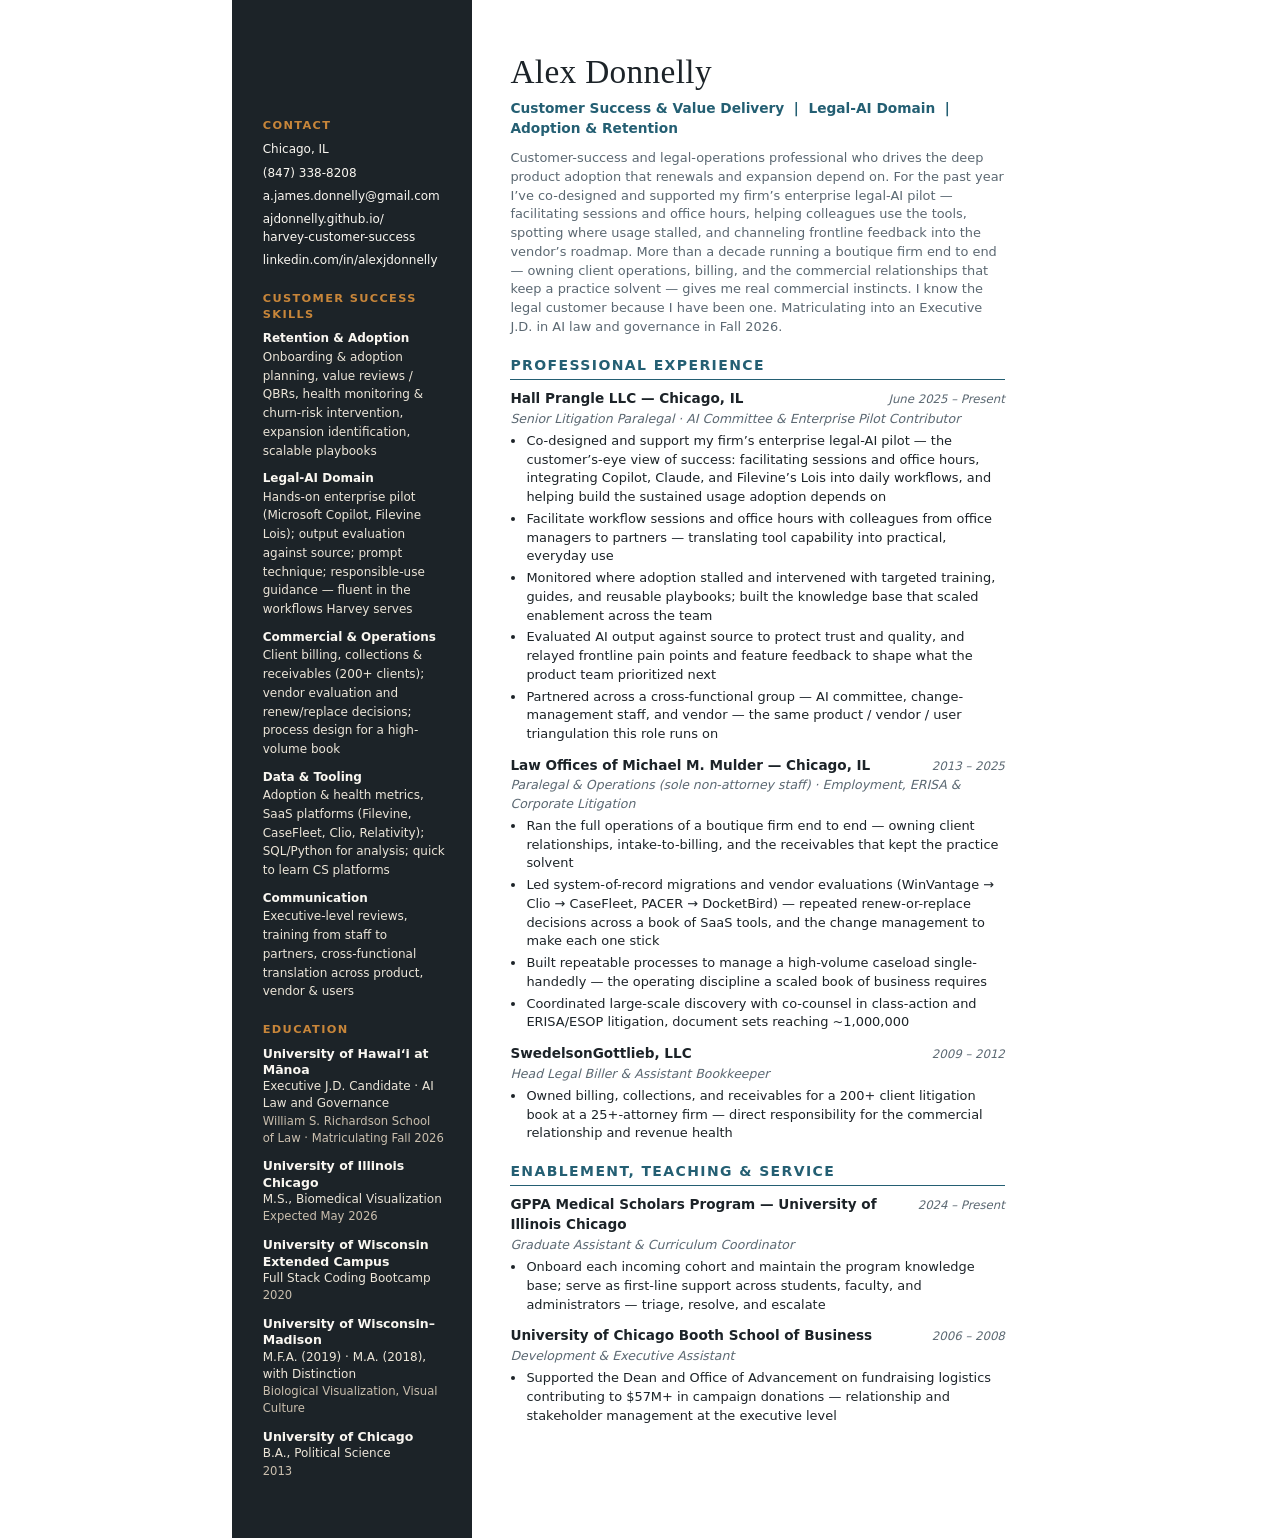
<file: resume.html>
<!doctype html>
<html lang="en">
<head>
    <!-- Google tag (gtag.js) -->
    <script async src="https://www.googletagmanager.com/gtag/js?id=G-5SEJFHV82K"></script>
    <script>
      window.dataLayer = window.dataLayer || [];
      function gtag(){dataLayer.push(arguments);}
      gtag('js', new Date());
      gtag('config', 'G-5SEJFHV82K');
    </script>
<meta charset="utf-8">
<meta name="viewport" content="width=device-width, initial-scale=1">
<title>Alex Donnelly — Resume</title>
<style>
  :root {
    --ink: #1c2328;
    --muted: #5b6872;
    --line: #e7e1d6;
    --paper: #ffffff;
    --blue: #245f73;
    --rust: #b4532a;
    --sidebar-w: 2.5in;
  }
  * { box-sizing: border-box; }
  html, body {
    margin: 0; padding: 0; background: transparent; color: var(--ink);
    font-family: Inter, ui-sans-serif, system-ui, -apple-system, "Segoe UI", Arial, sans-serif;
    font-size: 9.7pt; line-height: 1.45;
  }
  @media print {
    body::before { content: ""; position: fixed; top: 0; bottom: 0; left: 0; width: var(--sidebar-w); background: var(--ink); z-index: -1; }
  }
  .page { display: grid; grid-template-columns: var(--sidebar-w) 1fr; max-width: 8.5in; margin: 0 auto; }
  .sidebar { color: #faf7f1; background: var(--ink); padding: 0.55in 0.28in 0.4in 0.32in; }
  .main { background: var(--paper); }
  .sidebar h2 { margin: 0 0 8px; font-size: 8.5pt; font-weight: 800; letter-spacing: 0.12em; text-transform: uppercase; color: #c8863a; }
  .sidebar section { margin-bottom: 20px; }
  .sidebar p { margin: 0 0 7px; }
  .contact p { margin: 0 0 6px; font-size: 9pt; word-break: break-word; }
  .contact a { color: inherit; text-decoration: none; }
  .edu-item { margin-bottom: 12px; }
  .edu-item strong { display: block; font-size: 9.4pt; line-height: 1.3; }
  .edu-item em { display: block; font-style: normal; color: #ece5d8; font-size: 9pt; }
  .edu-item span { display: block; color: #cabfae; font-size: 8.7pt; }
  .skill-group { margin-bottom: 10px; }
  .skill-group strong { display: block; font-size: 9pt; }
  .skill-group span { color: #ece5d8; font-size: 9pt; }
  .main { padding: 0.5in 0.45in 0.4in 0.4in; }
  .name-block { margin-bottom: 14px; }
  h1 { margin: 0; font-family: Georgia, "Times New Roman", serif; font-weight: 500; font-size: 25pt; letter-spacing: 0.01em; }
  .title-line { margin: 3px 0 0; color: var(--blue); font-size: 10.3pt; font-weight: 700; }
  .summary { margin: 10px 0 0; color: var(--muted); font-size: 9.7pt; }
  .main h2 { margin: 18px 0 9px; padding-bottom: 4px; border-bottom: 1.5px solid var(--blue); font-size: 10.5pt; font-weight: 800; letter-spacing: 0.1em; text-transform: uppercase; color: var(--blue); }
  .job { margin-bottom: 12px; }
  .job-head { display: flex; justify-content: space-between; align-items: baseline; gap: 12px; }
  .job-head strong { font-size: 10.2pt; }
  .job-head .dates { color: var(--muted); font-size: 8.8pt; white-space: nowrap; font-style: italic; }
  .role { margin: 1px 0 4px; color: var(--muted); font-style: italic; font-size: 9.4pt; }
  ul { margin: 4px 0 0; padding-left: 16px; }
  li { margin-bottom: 3px; }
  .avoid-break { break-inside: avoid; }
  @page { size: letter; margin: 0.5in;
    @bottom-left { content: "Alex Donnelly \2014 Resume"; font-family: Inter, Arial, sans-serif; font-size: 7.5pt; color: #8c8478; }
    @bottom-right { content: "Page " counter(page) " of " counter(pages); font-family: Inter, Arial, sans-serif; font-size: 7.5pt; color: #8c8478; }
  }
  @media print {
    html, body { -webkit-print-color-adjust: exact; print-color-adjust: exact; }
    .page { max-width: none; }
    .sidebar { padding: 0.3in 0.24in; }
    .main { padding: 0.28in 0 0.2in 0.38in; }
    .contact { margin-top: 0 !important; }
    .main h2 { break-after: avoid; }
    p, li { orphans: 3; widows: 3; }
    .sidebar section { break-inside: avoid; }
  }
</style>
</head>
<body>
  <div class="page">
    <aside class="sidebar">
      <section class="contact" style="margin-top: 64px;">
        <h2>Contact</h2>
        <p>Chicago, IL</p>
        <p>(847) 338-8208</p>
        <p><a href="mailto:a.james.donnelly@gmail.com">a.james.donnelly@gmail.com</a></p>
        <p><a href="https://ajdonnelly.github.io/harvey-customer-success/">ajdonnelly.github.io/<br>harvey-customer-success</a></p>
        <p><a href="https://www.linkedin.com/in/alexjdonnelly">linkedin.com/in/alexjdonnelly</a></p>
      </section>

      <section>
        <h2>Customer Success Skills</h2>
        <div class="skill-group">
          <strong>Retention &amp; Adoption</strong>
          <span>Onboarding &amp; adoption planning, value reviews / QBRs, health monitoring &amp; churn-risk intervention, expansion identification, scalable playbooks</span>
        </div>
        <div class="skill-group">
          <strong>Legal-AI Domain</strong>
          <span>Hands-on enterprise pilot (Microsoft Copilot, Filevine Lois); output evaluation against source; prompt technique; responsible-use guidance — fluent in the workflows Harvey serves</span>
        </div>
        <div class="skill-group">
          <strong>Commercial &amp; Operations</strong>
          <span>Client billing, collections &amp; receivables (200+ clients); vendor evaluation and renew/replace decisions; process design for a high-volume book</span>
        </div>
        <div class="skill-group">
          <strong>Data &amp; Tooling</strong>
          <span>Adoption &amp; health metrics, SaaS platforms (Filevine, CaseFleet, Clio, Relativity); SQL/Python for analysis; quick to learn CS platforms</span>
        </div>
        <div class="skill-group">
          <strong>Communication</strong>
          <span>Executive-level reviews, training from staff to partners, cross-functional translation across product, vendor &amp; users</span>
        </div>
      </section>

      <section>
        <h2>Education</h2>
        <div class="edu-item">
          <strong>University of Hawai&#x2bb;i at M&#x101;noa</strong>
          <em>Executive J.D. Candidate &middot; AI Law and Governance</em>
          <span>William S. Richardson School of Law &middot; Matriculating Fall 2026</span>
        </div>
        <div class="edu-item">
          <strong>University of Illinois Chicago</strong>
          <em>M.S., Biomedical Visualization</em>
          <span>Expected May 2026</span>
        </div>
        <div class="edu-item">
          <strong>University of Wisconsin Extended Campus</strong>
          <em>Full Stack Coding Bootcamp</em>
          <span>2020</span>
        </div>
        <div class="edu-item">
          <strong>University of Wisconsin&ndash;Madison</strong>
          <em>M.F.A. (2019) &middot; M.A. (2018), with Distinction</em>
          <span>Biological Visualization, Visual Culture</span>
        </div>
        <div class="edu-item">
          <strong>University of Chicago</strong>
          <em>B.A., Political Science</em>
          <span>2013</span>
        </div>
      </section>
    </aside>

    <main class="main">
      <div class="name-block">
        <h1>Alex Donnelly</h1>
        <p class="title-line">Customer Success &amp; Value Delivery &nbsp;|&nbsp; Legal-AI Domain &nbsp;|&nbsp; Adoption &amp; Retention</p>
        <p class="summary">
          Customer-success and legal-operations professional who drives the deep product adoption that
          renewals and expansion depend on. For the past year I&rsquo;ve co-designed and supported my firm&rsquo;s enterprise legal-AI
          pilot &mdash; facilitating sessions and office hours, helping colleagues use the tools, spotting where usage
          stalled, and channeling frontline feedback into the vendor&rsquo;s roadmap. More than a decade
          running a boutique firm end to end &mdash; owning client operations, billing, and the commercial
          relationships that keep a practice solvent &mdash; gives me real commercial instincts. I know the
          legal customer because I have been one. Matriculating into an Executive J.D. in AI law and
          governance in Fall 2026.
        </p>
      </div>

      <h2>Professional Experience</h2>

      <div class="job avoid-break">
        <div class="job-head">
          <strong>Hall Prangle LLC &mdash; Chicago, IL</strong>
          <span class="dates">June 2025 &ndash; Present</span>
        </div>
        <p class="role">Senior Litigation Paralegal &middot; AI Committee &amp; Enterprise Pilot Contributor</p>
        <ul>
          <li>Co-designed and support my firm&rsquo;s enterprise legal-AI pilot &mdash; the customer&rsquo;s-eye view of
          success: facilitating sessions and office hours, integrating Copilot, Claude, and Filevine&rsquo;s Lois into daily workflows,
          and helping build the sustained usage adoption depends on</li>
          <li>Facilitate workflow sessions and office hours with colleagues from office managers to partners &mdash;
          translating tool capability into practical, everyday use</li>
          <li>Monitored where adoption stalled and intervened with targeted training, guides, and reusable
          playbooks; built the knowledge base that scaled enablement across the team</li>
          <li>Evaluated AI output against source to protect trust and quality, and relayed frontline pain
          points and feature feedback to shape what the product team prioritized next</li>
          <li>Partnered across a cross-functional group &mdash; AI committee, change-management staff, and
          vendor &mdash; the same product / vendor / user triangulation this role runs on</li>
        </ul>
      </div>

      <div class="job avoid-break">
        <div class="job-head">
          <strong>Law Offices of Michael M. Mulder &mdash; Chicago, IL</strong>
          <span class="dates">2013 &ndash; 2025</span>
        </div>
        <p class="role">Paralegal &amp; Operations (sole non-attorney staff) &middot; Employment, ERISA &amp; Corporate Litigation</p>
        <ul>
          <li>Ran the full operations of a boutique firm end to end &mdash; owning client relationships,
          intake-to-billing, and the receivables that kept the practice solvent</li>
          <li>Led system-of-record migrations and vendor evaluations (WinVantage &rarr; Clio &rarr; CaseFleet,
          PACER &rarr; DocketBird) &mdash; repeated renew-or-replace decisions across a book of SaaS tools,
          and the change management to make each one stick</li>
          <li>Built repeatable processes to manage a high-volume caseload single-handedly &mdash; the
          operating discipline a scaled book of business requires</li>
          <li>Coordinated large-scale discovery with co-counsel in class-action and ERISA/ESOP litigation,
          document sets reaching ~1,000,000</li>
        </ul>
      </div>

      <div class="job avoid-break">
        <div class="job-head">
          <strong>SwedelsonGottlieb, LLC</strong>
          <span class="dates">2009 &ndash; 2012</span>
        </div>
        <p class="role">Head Legal Biller &amp; Assistant Bookkeeper</p>
        <ul>
          <li>Owned billing, collections, and receivables for a 200+ client litigation book at a 25+-attorney
          firm &mdash; direct responsibility for the commercial relationship and revenue health</li>
        </ul>
      </div>

      <h2>Enablement, Teaching &amp; Service</h2>

      <div class="job avoid-break">
        <div class="job-head">
          <strong>GPPA Medical Scholars Program &mdash; University of Illinois Chicago</strong>
          <span class="dates">2024 &ndash; Present</span>
        </div>
        <p class="role">Graduate Assistant &amp; Curriculum Coordinator</p>
        <ul>
          <li>Onboard each incoming cohort and maintain the program knowledge base; serve as first-line
          support across students, faculty, and administrators &mdash; triage, resolve, and escalate</li>
        </ul>
      </div>

      <div class="job avoid-break">
        <div class="job-head">
          <strong>University of Chicago Booth School of Business</strong>
          <span class="dates">2006 &ndash; 2008</span>
        </div>
        <p class="role">Development &amp; Executive Assistant</p>
        <ul>
          <li>Supported the Dean and Office of Advancement on fundraising logistics contributing to $57M+ in
          campaign donations &mdash; relationship and stakeholder management at the executive level</li>
        </ul>
      </div>
    </main>
  </div>
</body>
</html>
</file>
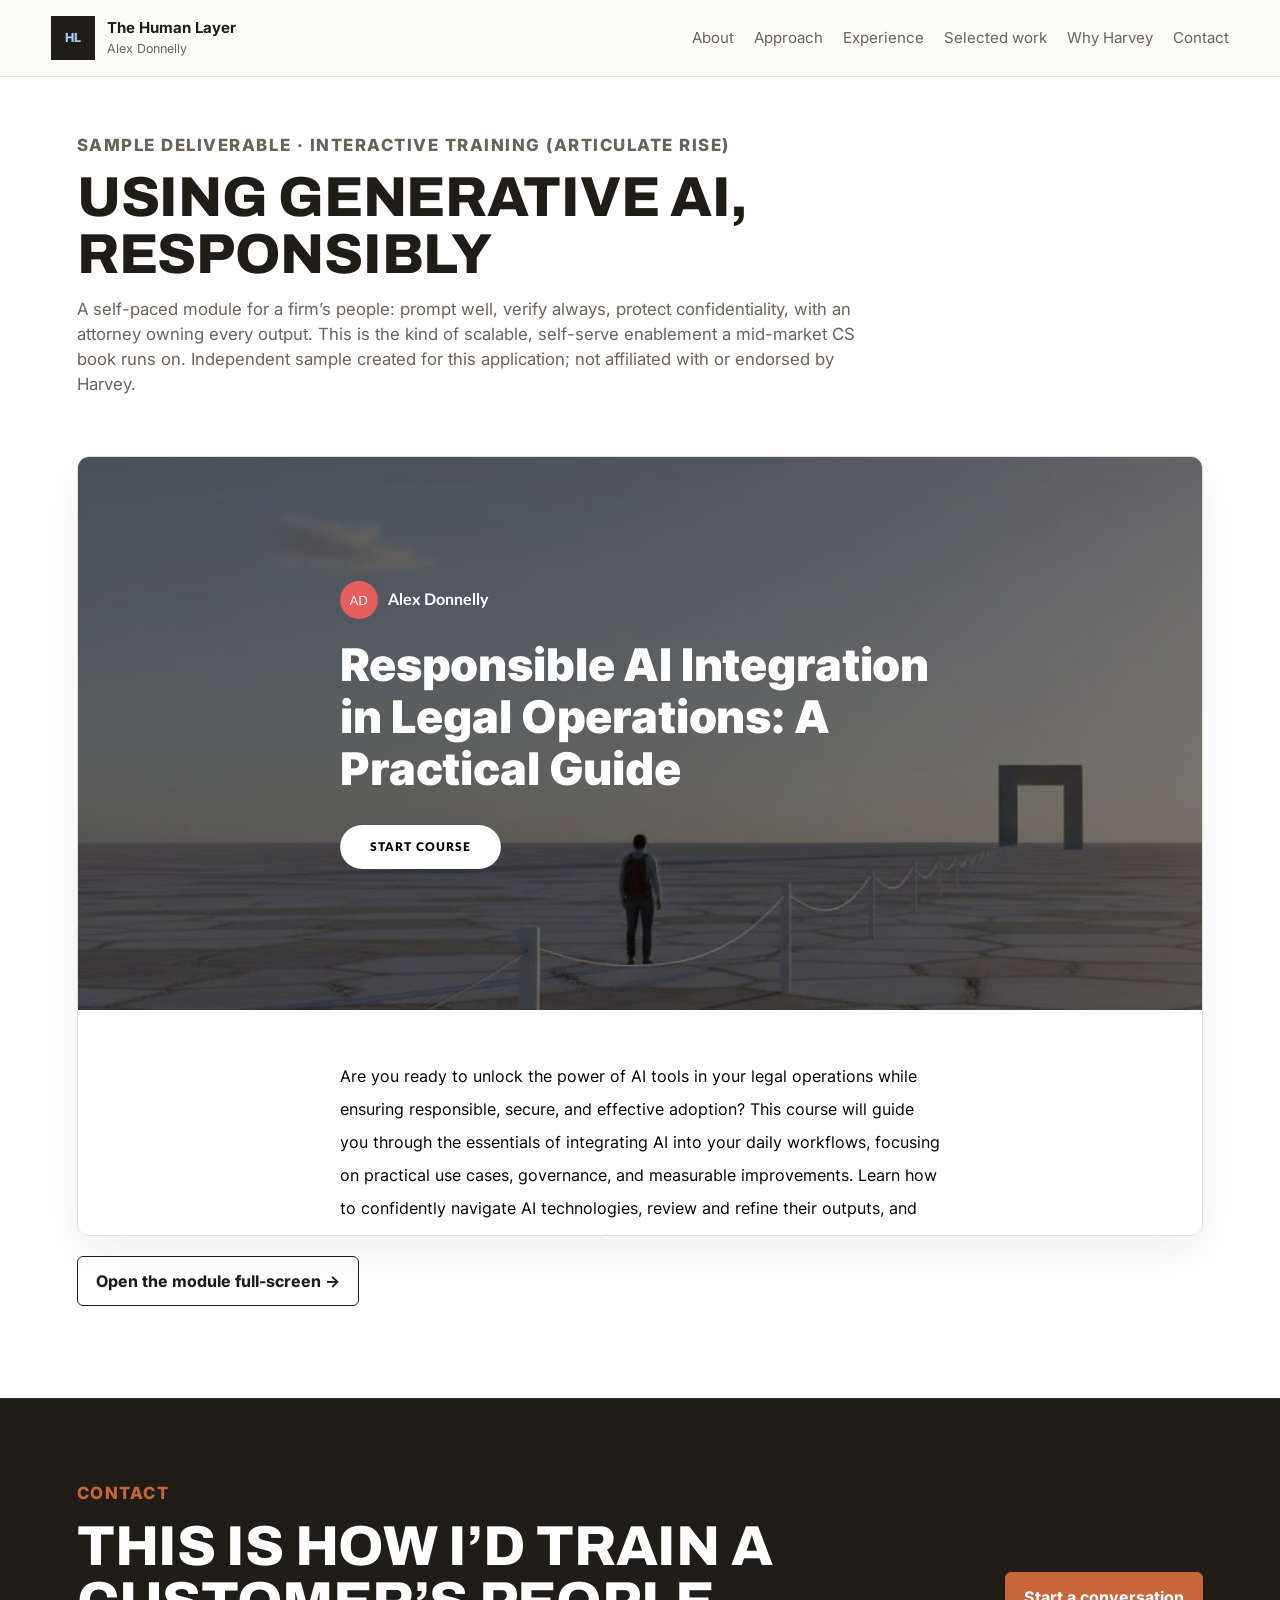
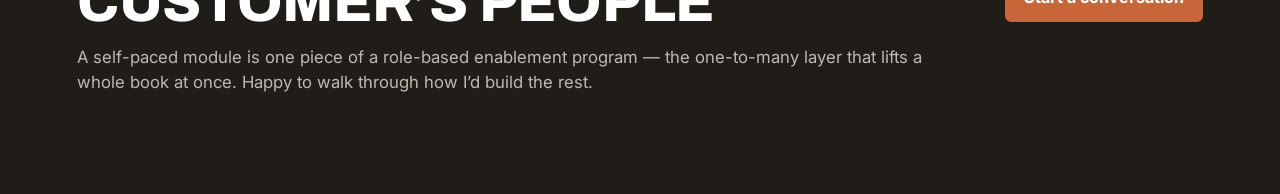
<file: training-module.html>
<!doctype html>
<html lang="en">
  <head>
    <meta charset="utf-8">
    <meta name="viewport" content="width=device-width, initial-scale=1">
    <title>Interactive Module: Using GenAI Responsibly | Alex Donnelly</title>
    <meta
      name="description"
      content="An interactive training module (Articulate Rise) on using generative AI responsibly on a legal team: prompt well, verify always, protect confidentiality, with attorney oversight. Sample built for the Harvey Mid-Market CSM application."
    >
    <link rel="icon" href="favicon.svg" type="image/svg+xml">
    <link rel="icon" href="favicon.png" sizes="48x48">
    <link rel="apple-touch-icon" href="apple-touch-icon.png">
    <link rel="preconnect" href="https://fonts.googleapis.com">
    <link rel="preconnect" href="https://fonts.gstatic.com" crossorigin>
    <link href="https://fonts.googleapis.com/css2?family=Archivo:wght@600;700;800&family=Inter:wght@400;500;600;700;800&display=swap" rel="stylesheet">
    <link rel="stylesheet" href="styles.css?v=1">
    <style>
      .course-intro { padding: clamp(32px, 5vw, 56px) clamp(18px, 6vw, 80px) 8px; }
      .course-frame-wrap { padding: 16px clamp(18px, 6vw, 80px) clamp(40px, 6vw, 80px); }
      .course-frame {
        width: 100%;
        height: calc(100svh - 120px);
        min-height: 560px;
        border: 1px solid var(--line);
        border-radius: 12px;
        box-shadow: var(--shadow);
        background: var(--white);
      }
      .course-fallback {
        display: grid; gap: 8px; padding: 28px;
        border: 1px dashed var(--line); border-radius: 12px;
        background: var(--soft); color: var(--muted);
      }
    </style>
  </head>
  <body>
    <header class="site-header">
      <a class="brand" href="index.html" aria-label="The Human Layer home">
        <span class="brand-mark" aria-hidden="true">HL</span>
        <span>
          <strong>The Human Layer</strong>
          <small>Alex Donnelly</small>
        </span>
      </a>
      <nav class="nav" aria-label="Primary navigation">
        <a href="index.html#about">About</a>
        <a href="index.html#approach">Approach</a>
        <a href="index.html#experience">Experience</a>
        <a href="index.html#work">Selected work</a>
        <a href="index.html#why">Why Harvey</a>
        <a href="index.html#contact">Contact</a>
      </nav>
    </header>

    <main id="top">
      <section class="course-intro">
        <div class="section-heading">
          <p class="eyebrow">Sample deliverable &middot; Interactive training (Articulate Rise)</p>
          <h2>Using generative AI, responsibly</h2>
          <p>
            A self-paced module for a firm&rsquo;s people: prompt well, verify always, protect
            confidentiality, with an attorney owning every output. This is the kind of scalable,
            self-serve enablement a mid-market CS book runs on. Independent sample created for this
            application; not affiliated with or endorsed by Harvey.
          </p>
        </div>
      </section>

      <section class="course-frame-wrap">
        <iframe
          class="course-frame"
          src="training-module/index.html"
          title="Interactive module: Using generative AI responsibly"
          allowfullscreen
          loading="lazy"
        ></iframe>
        <noscript>
          <div class="course-fallback">
            <strong>This module needs JavaScript.</strong>
            <span>Enable JavaScript, or <a href="training-module/index.html">open the module in a new tab</a>.</span>
          </div>
        </noscript>
        <p style="margin-top:14px">
          <a class="button secondary" href="training-module/index.html">Open the module full-screen &rarr;</a>
        </p>
      </section>

      <section class="contact-section">
        <div>
          <p class="eyebrow">Contact</p>
          <h2>This is how I&rsquo;d train a customer&rsquo;s people</h2>
          <p>
            A self-paced module is one piece of a role-based enablement program &mdash; the one-to-many
            layer that lifts a whole book at once. Happy to walk through how I&rsquo;d build the rest.
          </p>
        </div>
        <a class="button primary" href="mailto:a.james.donnelly@gmail.com">Start a conversation</a>
      </section>
    </main>
  </body>
</html>
</file>
<file: styles.css>
:root {
  color-scheme: light;
  --ink: #201d18;
  --muted: #6c6358;
  --line: #e4ded2;
  --paper: #ffffff;
  --soft: #f3eee3;
  --blue: #b4532a;
  --brand: #c8663a;
  --green: #b4532a;
  --gold: #c8663a;
  --rust: #b4532a;
  --white: #ffffff;
  --shadow: 0 16px 40px rgba(20, 20, 25, 0.06);
}

* {
  box-sizing: border-box;
}

html {
  scroll-behavior: smooth;
}

body {
  margin: 0;
  background: var(--paper);
  color: var(--ink);
  font-family:
    Inter, ui-sans-serif, system-ui, -apple-system, BlinkMacSystemFont, "Segoe UI", sans-serif;
  line-height: 1.5;
}

a {
  color: inherit;
}

.site-header {
  position: sticky;
  top: 0;
  z-index: 10;
  display: flex;
  align-items: center;
  justify-content: space-between;
  gap: 24px;
  padding: 16px clamp(18px, 4vw, 56px);
  border-bottom: 1px solid var(--line);
  background: rgba(251, 250, 247, 0.82);
  backdrop-filter: blur(16px);
}

.brand {
  display: inline-flex;
  align-items: center;
  gap: 12px;
  min-width: 230px;
  text-decoration: none;
}

.brand-mark {
  display: grid;
  width: 44px;
  height: 44px;
  place-items: center;
  border: 1px solid var(--ink);
  background: var(--ink);
  color: var(--white);
  font-size: 0.78rem;
  font-weight: 800;
}

.brand strong,
.brand small {
  display: block;
}

.brand strong {
  font-size: 0.94rem;
}

.brand small {
  color: var(--muted);
  font-size: 0.78rem;
}

.nav {
  display: flex;
  flex-wrap: wrap;
  justify-content: flex-end;
  gap: 8px 20px;
  color: var(--muted);
  font-size: 0.94rem;
}

.nav a {
  text-decoration: none;
}

.nav a:hover {
  color: var(--ink);
}

.hero {
  display: grid;
  grid-template-columns: minmax(0, 1.25fr) minmax(300px, 0.7fr);
  gap: clamp(28px, 5vw, 64px);
  align-items: center;
  min-height: calc(84svh - 78px);
  padding: clamp(30px, 4vw, 52px) clamp(18px, 6vw, 80px) clamp(22px, 3vw, 38px);
  border-bottom: 1px solid var(--line);
}

.eyebrow {
  margin: 0 0 12px;
  color: var(--blue);
  font-size: 0.78rem;
  font-weight: 800;
  letter-spacing: 0.09em;
  text-transform: uppercase;
}

/* Hero tag styled as a bordered pill, like Eve's */
.hero .eyebrow {
  display: inline-block;
  margin-bottom: 22px;
  padding: 10px 22px;
  border: 1px solid var(--blue);
  border-radius: 999px;
  background: var(--blue);
  color: var(--white);
  font-size: 1rem;
  font-weight: 600;
  letter-spacing: 0;
  text-transform: none;
}

h1,
h2,
h3,
h4,
p {
  margin-top: 0;
}

h1 {
  max-width: 910px;
  margin-bottom: 18px;
  font-family: Inter, ui-sans-serif, system-ui, -apple-system, "Segoe UI", sans-serif;
  font-size: clamp(2.7rem, 4vw, 4.35rem);
  font-weight: 750;
  letter-spacing: -0.022em;
  line-height: 1.02;
}

.lede {
  max-width: 760px;
  color: var(--muted);
  font-size: clamp(1.04rem, 1.55vw, 1.22rem);
}

.hero-actions {
  display: flex;
  flex-wrap: wrap;
  gap: 12px;
  margin-top: 26px;
}

.button {
  display: inline-flex;
  align-items: center;
  justify-content: center;
  min-height: 44px;
  padding: 12px 18px;
  border: 1px solid var(--ink);
  border-radius: 6px;
  font-weight: 750;
  text-decoration: none;
}

.button.primary {
  background: var(--blue);
  border-color: var(--blue);
  color: var(--white);
}

.button.secondary {
  background: transparent;
}

.systems-panel {
  border: 1px solid var(--line);
  border-radius: 8px;
  background:
    linear-gradient(135deg, rgba(31, 29, 26, 0.06), transparent 34%),
    linear-gradient(315deg, rgba(185, 90, 255, 0.16), transparent 42%),
    var(--white);
  box-shadow: var(--shadow);
  overflow: hidden;
}

.panel-head,
.legend {
  display: flex;
  align-items: center;
  justify-content: space-between;
  gap: 16px;
  padding: 16px;
  color: var(--muted);
  font-size: 0.84rem;
}

.panel-head {
  border-bottom: 1px solid var(--line);
}

.status-dot {
  color: var(--green);
  font-weight: 800;
}

.workflow-grid {
  display: grid;
  grid-template-columns: repeat(2, minmax(0, 1fr));
  gap: 12px;
  padding: 18px;
}

.workflow-node {
  position: relative;
  display: grid;
  min-height: 76px;
  place-items: center;
  border: 1px solid var(--line);
  border-radius: 8px;
  background: rgba(255, 255, 255, 0.82);
  font-weight: 800;
}

.workflow-node::after {
  content: "";
  position: absolute;
  right: -7px;
  bottom: -7px;
  width: 18px;
  height: 18px;
  border-radius: 50%;
  background: var(--blue);
}

.workflow-node.human::after {
  background: var(--gold);
}

.legend {
  border-top: 1px solid var(--line);
}

.legend span {
  display: inline-flex;
  align-items: center;
  gap: 8px;
}

.legend i {
  width: 10px;
  height: 10px;
  border-radius: 50%;
}

.human-key {
  background: var(--gold);
}

.ai-key {
  background: var(--blue);
}

.thesis-band {
  padding: 28px clamp(18px, 6vw, 80px);
  background: var(--ink);
  color: var(--white);
}

.thesis-band p {
  max-width: 1180px;
  margin: 0 auto;
  font-family: Inter, ui-sans-serif, system-ui, -apple-system, "Segoe UI", sans-serif;
  font-size: clamp(1.35rem, 2.6vw, 2.35rem);
  font-weight: 600;
  letter-spacing: -0.012em;
  line-height: 1.2;
}

.section {
  padding: clamp(58px, 8vw, 100px) clamp(18px, 6vw, 80px);
}

.section.muted {
  background: var(--soft);
  border-block: 1px solid var(--line);
}

.section-heading {
  max-width: 820px;
  margin-bottom: 34px;
}

.section-heading h2,
.contact-section h2 {
  margin-bottom: 14px;
  font-family: Inter, ui-sans-serif, system-ui, -apple-system, "Segoe UI", sans-serif;
  font-size: clamp(2rem, 4.4vw, 4.2rem);
  font-weight: 700;
  letter-spacing: -0.018em;
  line-height: 1.03;
}

.section-heading p,
.contact-section p {
  color: var(--muted);
  font-size: 1.05rem;
}

.blueprint-layout {
  display: grid;
  grid-template-columns: minmax(280px, 0.72fr) minmax(0, 1.28fr);
  gap: 18px;
}

.blueprint-stage,
.project-card,
.project-preview,
.writing-list article {
  border: 1px solid var(--line);
  border-radius: 8px;
  background: var(--white);
}

.blueprint-stage {
  padding: 22px;
}

.blueprint-stage.emphasized {
  background: #f8faf7;
}

.stage-header {
  margin-bottom: 22px;
}

.stage-header h3 {
  margin-bottom: 4px;
  font-size: 1.24rem;
}

.stage-header p {
  color: var(--muted);
}

.timeline {
  margin: 0;
  padding: 0;
  list-style: none;
  counter-reset: workflow;
  display: flex;
  flex-direction: column;
  gap: 12px;
}

.timeline li {
  counter-increment: workflow;
  position: relative;
  padding-left: 46px;
  min-height: 34px;
  color: var(--muted);
}

.timeline li::before {
  content: counter(workflow, decimal-leading-zero);
  position: absolute;
  left: 0;
  top: 0;
  box-sizing: border-box;
  width: 34px;
  height: 34px;
  display: flex;
  align-items: center;
  justify-content: center;
  border: 1px solid var(--line);
  border-radius: 50%;
  color: var(--ink);
  font-size: 0.72rem;
  font-weight: 850;
}

.enablement-cards,
.project-grid,
.writing-list {
  display: grid;
  grid-template-columns: repeat(2, minmax(0, 1fr));
  gap: 14px;
}

.enablement-cards article {
  min-height: 170px;
  padding: 18px;
  border: 1px solid var(--line);
  border-radius: 8px;
  background: var(--white);
}

.enablement-cards span,
.writing-list span {
  color: var(--muted);
  font-size: 0.76rem;
  font-weight: 850;
}

.enablement-cards h4,
.writing-list h3,
.project-card h3 {
  margin: 8px 0 8px;
  line-height: 1.16;
}

.enablement-cards p,
.writing-list p,
.project-card p,
.project-preview p {
  color: var(--muted);
}

.project-grid {
  grid-template-columns: repeat(3, minmax(0, 1fr));
}

.project-card {
  display: flex;
  min-height: 250px;
  flex-direction: column;
  padding: 22px;
}

.text-button {
  align-self: flex-start;
  margin-top: auto;
  padding: 0;
  border: 0;
  background: none;
  color: var(--blue);
  cursor: pointer;
  font: inherit;
  font-weight: 850;
}

.text-button:hover {
  text-decoration: underline;
}

.project-preview {
  margin-top: 16px;
  padding: 22px;
}

.project-preview strong {
  display: block;
  margin-bottom: 8px;
}

.writing-list article {
  padding: 22px;
}

.writing-list {
  grid-template-columns: repeat(2, minmax(0, 1fr));
}

.contact-section {
  display: grid;
  grid-template-columns: minmax(0, 1fr) auto;
  gap: 24px;
  align-items: center;
  padding: clamp(48px, 7vw, 82px) clamp(18px, 6vw, 80px);
  background: var(--white);
  border-top: 1px solid var(--line);
}

.contact-section > div {
  max-width: 850px;
}

@media (max-width: 920px) {
  .site-header,
  .contact-section {
    align-items: flex-start;
    flex-direction: column;
  }

  .hero,
  .blueprint-layout,
  .project-grid,
  .writing-list {
    grid-template-columns: 1fr;
  }

  .hero {
    min-height: auto;
  }

  .contact-section {
    display: flex;
  }
}

@media (max-width: 620px) {
  .site-header {
    position: static;
  }

  .brand {
    min-width: 0;
  }

  .nav {
    justify-content: flex-start;
  }

  .enablement-cards {
    grid-template-columns: 1fr;
  }

  .systems-panel {
    display: none;
  }

  .hero {
    padding-top: 32px;
    padding-bottom: 28px;
  }

  h1 {
    font-size: clamp(2.35rem, 11vw, 3rem);
    line-height: 1.03;
  }

  .panel-head,
  .legend {
    align-items: flex-start;
    flex-direction: column;
  }
}

.about-layout {
  display: grid;
  grid-template-columns: 280px 1fr;
  gap: 2.5rem;
  align-items: start;
}

.about-photo {
  width: 100%;
  height: auto;
  border-radius: 14px;
  box-shadow: var(--shadow);
  border: 1px solid var(--line);
}

.about-copy {
  margin: 0;
}

@media (max-width: 920px) {
  .about-layout {
    grid-template-columns: 1fr;
  }

  .about-photo {
    max-width: 240px;
  }
}

/* ===== Evaluation case study ===== */
.records-list,
.findings-list {
  display: grid;
  gap: 14px;
  max-width: 880px;
}

.record {
  padding: 16px 20px;
  border: 1px solid var(--line);
  border-radius: 8px;
  background: var(--white);
}

.record header {
  display: flex;
  align-items: baseline;
  gap: 10px;
  margin-bottom: 6px;
  color: var(--muted);
  font-size: 0.85rem;
  font-weight: 700;
}

.record-id {
  display: inline-grid;
  min-width: 34px;
  padding: 2px 6px;
  place-items: center;
  border-radius: 6px;
  background: var(--ink);
  color: var(--white);
  font-size: 0.74rem;
  font-weight: 850;
}

.record p {
  margin: 0;
  font-family: Inter, ui-sans-serif, system-ui, -apple-system, "Segoe UI", sans-serif;
  font-size: 0.98rem;
}

.ai-chronology {
  display: grid;
  gap: 12px;
  max-width: 880px;
  margin: 0;
  padding: 0;
  list-style: none;
}

.ai-chronology li {
  position: relative;
  padding: 14px 18px;
  border: 1px solid var(--rust);
  border-left-width: 5px;
  border-radius: 8px;
  background: #fdf6f3;
}

.ai-chronology li.ok {
  border-color: var(--line);
  border-left-color: var(--green);
  background: var(--white);
}

.chrono-date {
  color: var(--muted);
  font-size: 0.8rem;
  font-weight: 850;
  letter-spacing: 0.04em;
  text-transform: uppercase;
}

.ai-chronology .flag {
  position: absolute;
  top: 12px;
  right: 14px;
  color: var(--rust);
  font-size: 0.8rem;
  font-weight: 850;
}

.ai-chronology p {
  margin: 6px 0 0;
}

.finding {
  padding: 20px 22px;
  border: 1px solid var(--line);
  border-radius: 8px;
  background: var(--white);
}

.finding h3 {
  display: flex;
  align-items: center;
  gap: 10px;
  margin-bottom: 10px;
}

.finding h3 span {
  display: inline-grid;
  min-width: 36px;
  padding: 3px 8px;
  place-items: center;
  border-radius: 6px;
  background: var(--rust);
  color: var(--white);
  font-size: 0.78rem;
  font-weight: 850;
}

.finding .vs {
  padding: 10px 14px;
  border-left: 3px solid var(--line);
  background: var(--soft);
  border-radius: 0 6px 6px 0;
  font-size: 0.95rem;
}

.finding .catch {
  margin-bottom: 0;
  color: var(--blue);
}

.rubric {
  width: 100%;
  max-width: 880px;
  border-collapse: collapse;
  background: var(--white);
}

.rubric th,
.rubric td {
  padding: 12px 14px;
  border: 1px solid var(--line);
  text-align: left;
}

.rubric th {
  background: var(--soft);
  font-size: 0.85rem;
  letter-spacing: 0.04em;
  text-transform: uppercase;
}

.rubric td:last-child {
  font-weight: 850;
  white-space: nowrap;
}

a.text-button {
  text-decoration: none;
}

a.text-button:hover {
  text-decoration: underline;
}

.post-body {
  max-width: 740px;
}

.post-body p {
  margin-bottom: 1.2em;
  font-size: 1.05rem;
  line-height: 1.65;
}

.writing-list h3 a {
  text-decoration: none;
}

.writing-list h3 a:hover {
  text-decoration: underline;
}

/* Hero stack diagram: The Human Layer */
.stack {
  display: grid;
  gap: 6px;
  padding: 22px;
}

.stack-layer {
  display: grid;
  gap: 2px;
  padding: 16px 18px;
  border: 1px solid var(--line);
  border-radius: 8px;
  background: rgba(255, 255, 255, 0.85);
  text-align: center;
}

.stack-layer strong {
  font-size: 1.02rem;
}

.stack-layer span {
  color: var(--muted);
  font-size: 0.82rem;
}

.stack-layer.human-layer {
  border-color: var(--ink);
  background: var(--ink);
  box-shadow: var(--shadow);
}

.stack-layer.human-layer strong {
  color: var(--white);
  font-family: Inter, ui-sans-serif, system-ui, -apple-system, "Segoe UI", sans-serif;
  font-size: 1.18rem;
  font-weight: 500;
}

.stack-layer.human-layer span {
  color: rgba(251, 252, 250, 0.75);
}

.stack-flow {
  color: var(--gold);
  font-size: 0.6rem;
  letter-spacing: 0.4em;
  text-align: center;
}

.project-grid.single {
  grid-template-columns: 1fr;
  max-width: 780px;
}

.project-grid.single .project-card {
  min-height: 0;
  gap: 6px;
}

.blueprint-cta {
  max-width: 780px;
}

.blueprint-cta a {
  color: var(--blue);
  font-weight: 750;
}

/* Workflow inventory table: balance column widths */
.rubric.inventory {
  table-layout: fixed;
}

.rubric.inventory th:nth-child(1) { width: 16%; }
.rubric.inventory th:nth-child(2) { width: 32%; }
.rubric.inventory th:nth-child(3) { width: 27%; }
.rubric.inventory th:nth-child(4) { width: 25%; }

.rubric.inventory td:last-child {
  font-weight: 400;
  white-space: normal;
}

/* Triage job-aid table: balanced 3-column layout */
.rubric.triage {
  table-layout: fixed;
}

.rubric.triage th,
.rubric.triage td {
  vertical-align: top;
  word-wrap: break-word;
  overflow-wrap: break-word;
}

.rubric.triage th:nth-child(1) { width: 32%; }
.rubric.triage th:nth-child(2) { width: 30%; }
.rubric.triage th:nth-child(3) { width: 38%; }

.rubric.triage td:last-child {
  font-weight: 400;
  white-space: normal;
}

/* Product-update format-map table: balanced 4-column layout */
.rubric.formats {
  table-layout: fixed;
}

.rubric.formats th,
.rubric.formats td {
  vertical-align: top;
  word-wrap: break-word;
  overflow-wrap: break-word;
}

.rubric.formats th:nth-child(1) { width: 18%; }
.rubric.formats th:nth-child(2) { width: 18%; }
.rubric.formats th:nth-child(3) { width: 20%; }
.rubric.formats th:nth-child(4) { width: 44%; }

.rubric.formats td:last-child {
  font-weight: 400;
  white-space: normal;
}

/* Release-note block (mirrors Harvey's release-notes layout) */
.relnote {
  max-width: 760px;
  padding: 26px 28px;
  border: 1px solid var(--line);
  border-radius: 10px;
  background: var(--white);
  box-shadow: var(--shadow);
}

.relnote-head {
  display: flex;
  align-items: baseline;
  justify-content: space-between;
  gap: 16px;
  flex-wrap: wrap;
}

.relnote-head h3 {
  margin: 0;
  font-family: Inter, ui-sans-serif, system-ui, -apple-system, "Segoe UI", sans-serif;
  font-weight: 500;
  font-size: 1.65rem;
  line-height: 1.1;
}

.relnote-date {
  color: var(--muted);
  font-size: 0.85rem;
  white-space: nowrap;
}

.pill {
  display: inline-block;
  margin-top: 12px;
  padding: 4px 12px;
  border-radius: 999px;
  background: var(--soft);
  color: var(--muted);
  font-size: 0.74rem;
  font-weight: 700;
  letter-spacing: 0.02em;
}

.relnote-meta {
  display: grid;
  grid-template-columns: repeat(auto-fit, minmax(130px, 1fr));
  gap: 14px 22px;
  margin: 20px 0;
  padding: 18px 0;
  border-top: 1px solid var(--line);
  border-bottom: 1px solid var(--line);
}

.relnote-meta div {
  display: grid;
  gap: 3px;
}

.relnote-meta dt {
  margin: 0;
  color: var(--muted);
  font-size: 0.68rem;
  font-weight: 800;
  letter-spacing: 0.08em;
  text-transform: uppercase;
}

.relnote-meta dd {
  margin: 0;
  font-size: 0.92rem;
  color: var(--ink);
}

.relnote h4 {
  margin: 18px 0 6px;
  color: var(--rust);
  font-size: 0.76rem;
  font-weight: 800;
  letter-spacing: 0.08em;
  text-transform: uppercase;
}

.relnote p {
  margin: 0;
  color: var(--muted);
}

.relnote p + h4 {
  margin-top: 18px;
}

/* Subtle hovers & dividers (restrained, Harvey-style) */
.project-card,
.writing-list article,
.enablement-cards article,
.blueprint-stage,
.finding,
.record,
.systems-panel {
  transition: border-color 0.22s ease, box-shadow 0.22s ease, transform 0.22s ease;
}

.project-card:hover,
.writing-list article:hover,
.enablement-cards article:hover,
.finding:hover {
  border-color: #e0d8cb;
  box-shadow: 0 10px 30px rgba(31, 29, 26, 0.05);
}

.nav a {
  transition: color 0.18s ease;
}

.text-button {
  transition: color 0.18s ease;
}

/* Two-column meta table (label / value) */
.rubric.meta {
  table-layout: fixed;
}

.rubric.meta td {
  vertical-align: top;
}

.rubric.meta td:nth-child(1) { width: 22%; }

.rubric.meta td:last-child {
  font-weight: 400;
  white-space: normal;
}

/* Enablement-suite tiles */
.suite-block {
  margin-top: 20px;
}

.suite-block .suite-title {
  margin: 6px 0 10px;
  font-size: clamp(1.5rem, 2.6vw, 2.1rem);
  font-weight: 700;
  letter-spacing: -0.015em;
  line-height: 1.1;
}

.suite-block .suite-lede {
  max-width: 60ch;
  margin: 0 0 4px;
  color: var(--muted);
}

.suite-tiles {
  display: grid;
  grid-template-columns: repeat(3, minmax(0, 1fr));
  gap: 16px;
  margin-top: 22px;
}

.suite-tile {
  display: flex;
  flex-direction: column;
  gap: 10px;
  padding: 22px;
  border: 1px solid var(--line);
  border-radius: 12px;
  background: var(--white);
  color: var(--ink);
  text-decoration: none;
  transition:
    background 0.18s ease,
    border-color 0.18s ease,
    transform 0.18s ease,
    box-shadow 0.18s ease;
}

a.suite-tile:hover {
  background: #edece8;
  border-color: #d3d3cd;
  transform: translateY(-3px);
  box-shadow: var(--shadow);
}

a.suite-tile:focus-visible {
  outline: 2px solid var(--ink);
  outline-offset: 2px;
}

.suite-tag {
  font-size: 0.7rem;
  font-weight: 800;
  letter-spacing: 0.04em;
  text-transform: uppercase;
  color: var(--muted);
}

.suite-tile h4 {
  margin: 0;
  font-size: 1.1rem;
  font-weight: 700;
  letter-spacing: -0.01em;
  line-height: 1.2;
}

.suite-tile p {
  margin: 0;
  color: var(--muted);
  font-size: 0.95rem;
  line-height: 1.5;
}

.suite-action {
  margin-top: auto;
  padding-top: 6px;
  color: var(--blue);
  font-weight: 850;
}

.suite-action span {
  display: inline-block;
  transition: transform 0.18s ease;
}

a.suite-tile:hover .suite-action span {
  transform: translateX(4px);
}

.suite-tile--audio .suite-audio {
  width: 100%;
  margin-top: auto;
  padding-top: 4px;
}

.suite-footnote {
  margin-top: 18px;
  color: var(--muted);
  font-size: 0.9rem;
}

.suite-footnote a {
  font-weight: 700;
}

@media (max-width: 820px) {
  .suite-tiles {
    grid-template-columns: 1fr;
  }
}

/* ===== Contrast & vibrancy pass ===== */

/* Vibrant section numbers and tags */
.enablement-cards span {
  color: var(--blue);
  font-size: 1.7rem;
  font-weight: 800;
  letter-spacing: -0.01em;
}

.writing-list span,
.suite-tag {
  color: var(--blue);
}

.timeline li::before {
  border-color: var(--brand);
  color: var(--blue);
}

/* Card hover gains a purple edge */
.enablement-cards article:hover,
.writing-list article:hover,
.finding:hover,
.blueprint-stage:hover {
  border-color: var(--brand);
  box-shadow: 0 12px 30px rgba(111, 45, 199, 0.10);
}

/* Dark section treatment — adds rhythm and contrast */
.section.dark {
  background: var(--ink);
  color: #efece6;
  border-block: 1px solid #2c2c2c;
}

.section.dark .section-heading h2 {
  color: #ffffff;
}

.section.dark .section-heading p,
.section.dark p {
  color: rgba(245, 240, 230, 0.74);
}

.section.dark .eyebrow {
  color: var(--brand);
}

.section.dark a {
  color: #d9c2ff;
}

/* High-contrast contact close on every page */
.contact-section {
  background: var(--ink);
  border-top: 1px solid #2c2c2c;
  color: #efece6;
}

.contact-section .eyebrow {
  color: var(--brand);
}

.contact-section h2 {
  color: #ffffff;
}

.contact-section p {
  color: rgba(245, 240, 230, 0.74);
}

.contact-section .button.primary {
  background: var(--brand);
  border-color: var(--brand);
  color: var(--ink);
}

.contact-section .button.primary:hover {
  background: #c977ff;
  border-color: #c977ff;
}

/* Experience — two tiled cards with motif accent */
.exp-grid {
  display: grid;
  grid-template-columns: repeat(2, minmax(0, 1fr));
  gap: 18px;
}

.exp-card {
  display: flex;
  flex-direction: column;
  gap: 12px;
  padding: 28px;
  background: var(--white);
  border: 1px solid var(--line);
  border-radius: 14px;
  box-shadow: var(--shadow);
  transition: border-color 0.22s ease, box-shadow 0.22s ease, transform 0.22s ease;
}

.exp-card:hover {
  border-color: var(--brand);
  box-shadow: 0 16px 40px rgba(111, 45, 199, 0.12);
  transform: translateY(-3px);
}

.exp-kicker {
  display: inline-flex;
  align-items: center;
  gap: 9px;
  color: var(--blue);
  font-size: 0.72rem;
  font-weight: 800;
  letter-spacing: 0.09em;
  text-transform: uppercase;
}

.exp-kicker::before {
  content: "";
  width: 13px;
  height: 13px;
  border-radius: 3px;
  background: var(--brand);
}

.exp-card h3 {
  margin: 0;
  font-size: 1.35rem;
  font-weight: 700;
  letter-spacing: -0.01em;
  line-height: 1.16;
}

.exp-card p {
  margin: 0;
  color: var(--muted);
  line-height: 1.62;
}

.exp-card p + p {
  margin-top: 0.85em;
}

.exp-card a {
  color: var(--blue);
  font-weight: 600;
  text-decoration: underline;
  text-underline-offset: 2px;
}

.exp-card a:hover {
  color: var(--brand);
}

@media (max-width: 920px) {
  .exp-grid {
    grid-template-columns: 1fr;
  }
}

/* === Sidley Austin theme overrides === */
h1,
h2,
.section-heading h2,
.contact-section h2 {
  font-family: "Archivo", Inter, ui-sans-serif, system-ui, -apple-system, sans-serif;
  text-transform: uppercase;
  letter-spacing: -0.005em;
  font-weight: 800;
  line-height: 1.0;
}
.brand-mark { background: var(--ink); color: #a9cdf5; border-color: var(--ink); }
.section.dark a { color: #a9cdf5; }
.contact-section .button.primary { color: #ffffff; }
.contact-section .button.primary:hover { background: #b4532a; border-color: #b4532a; }
</file>
